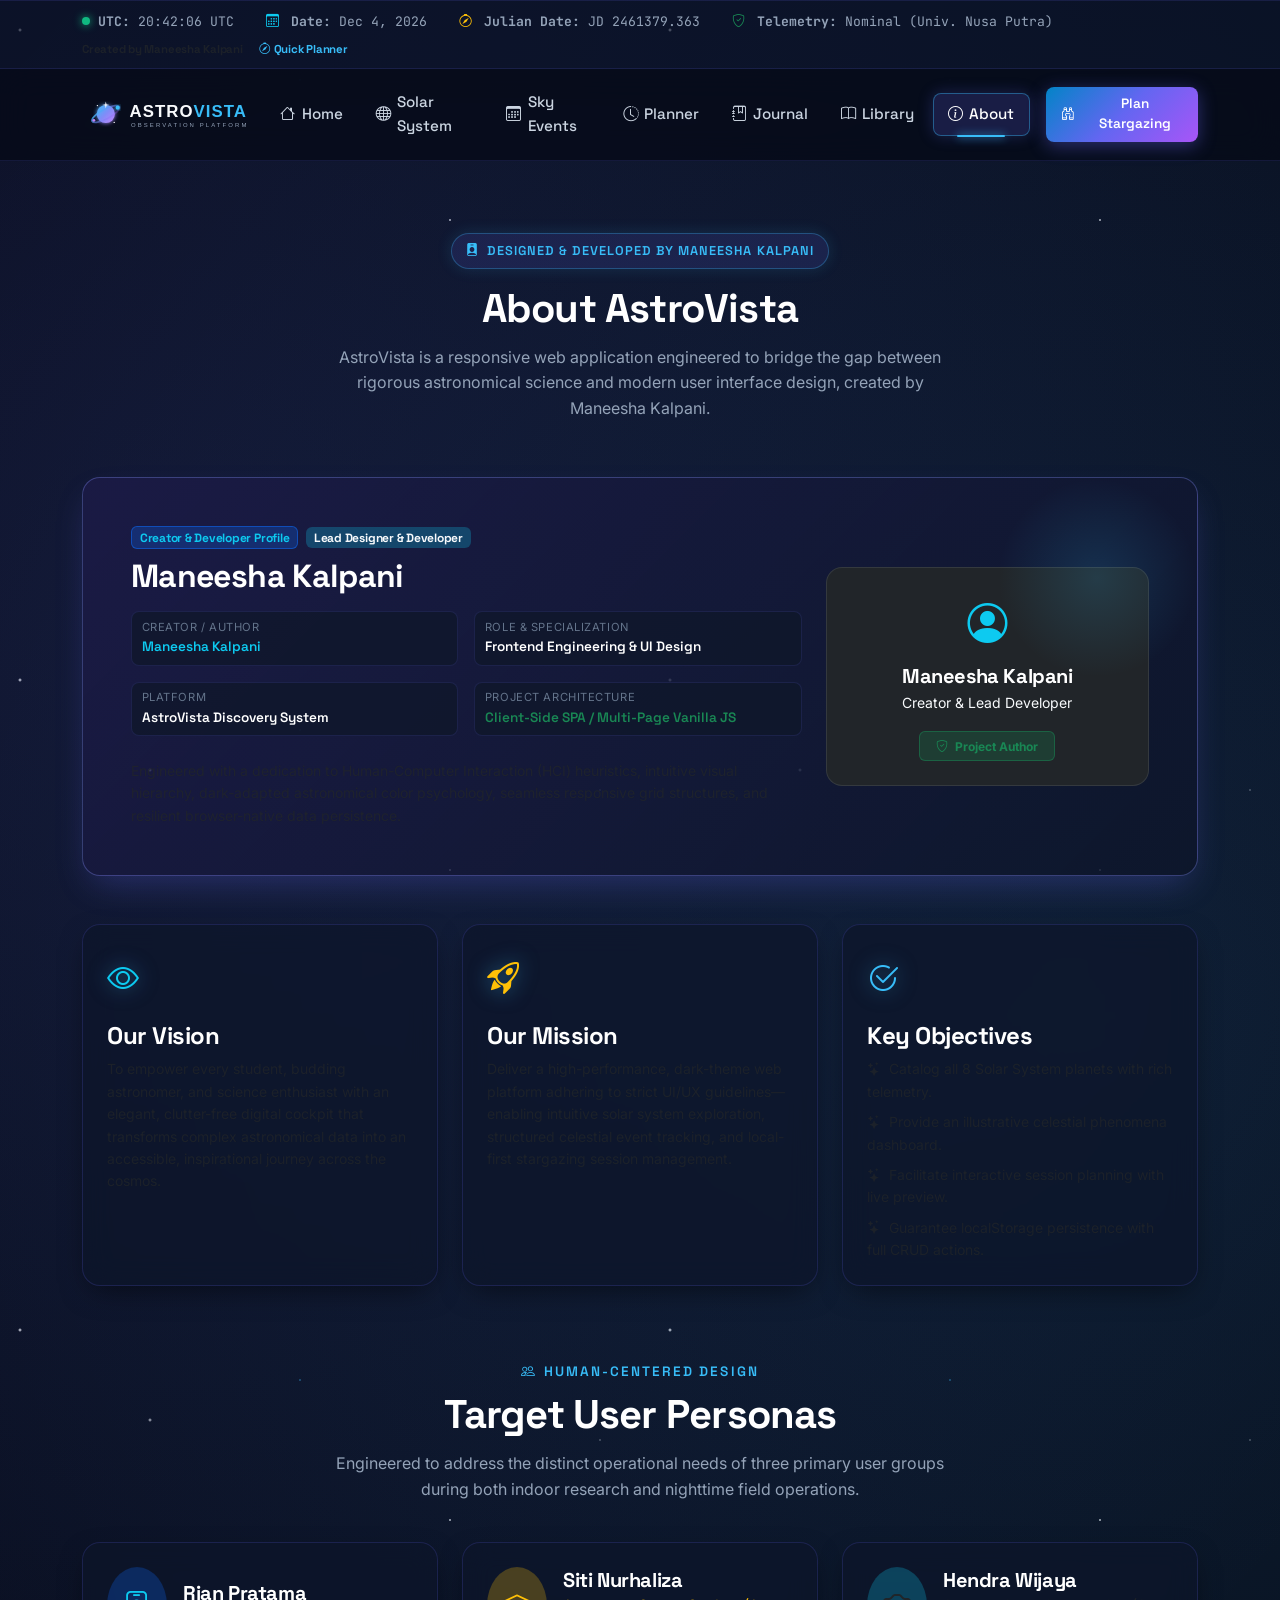
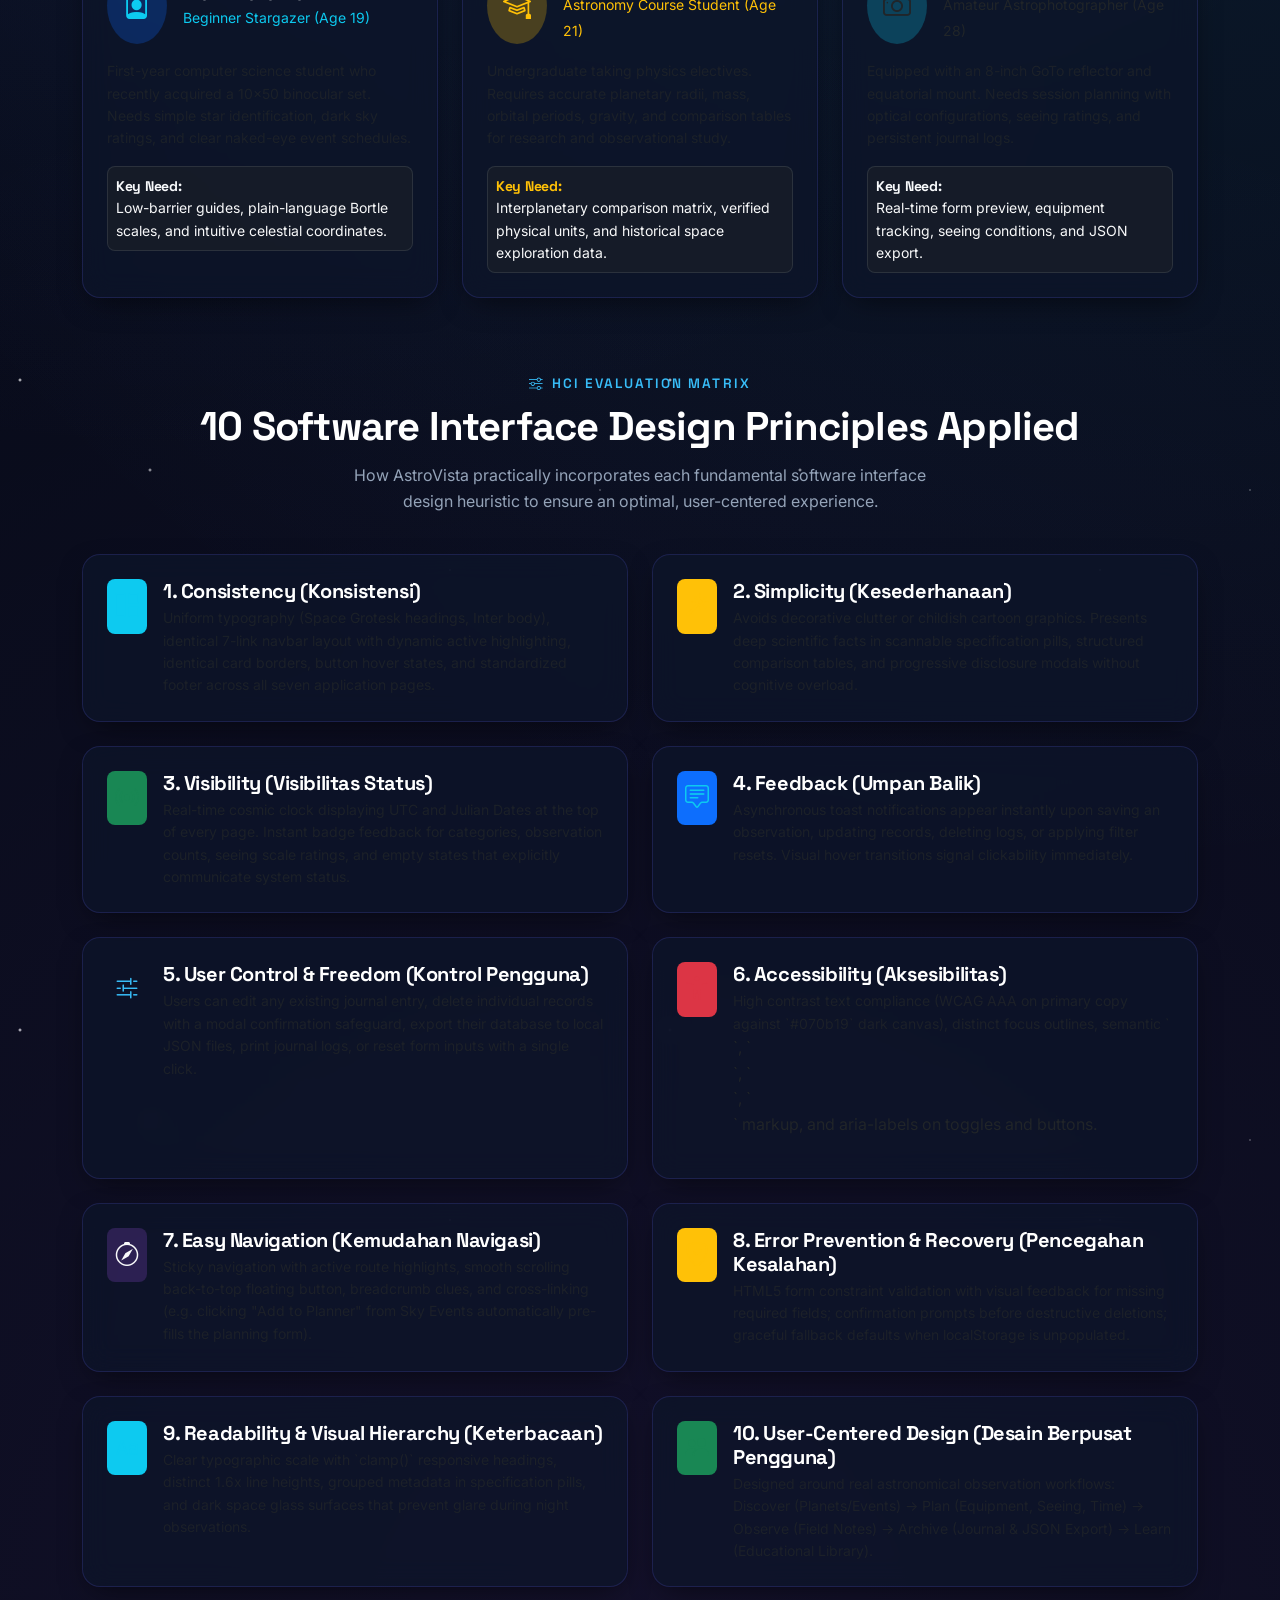
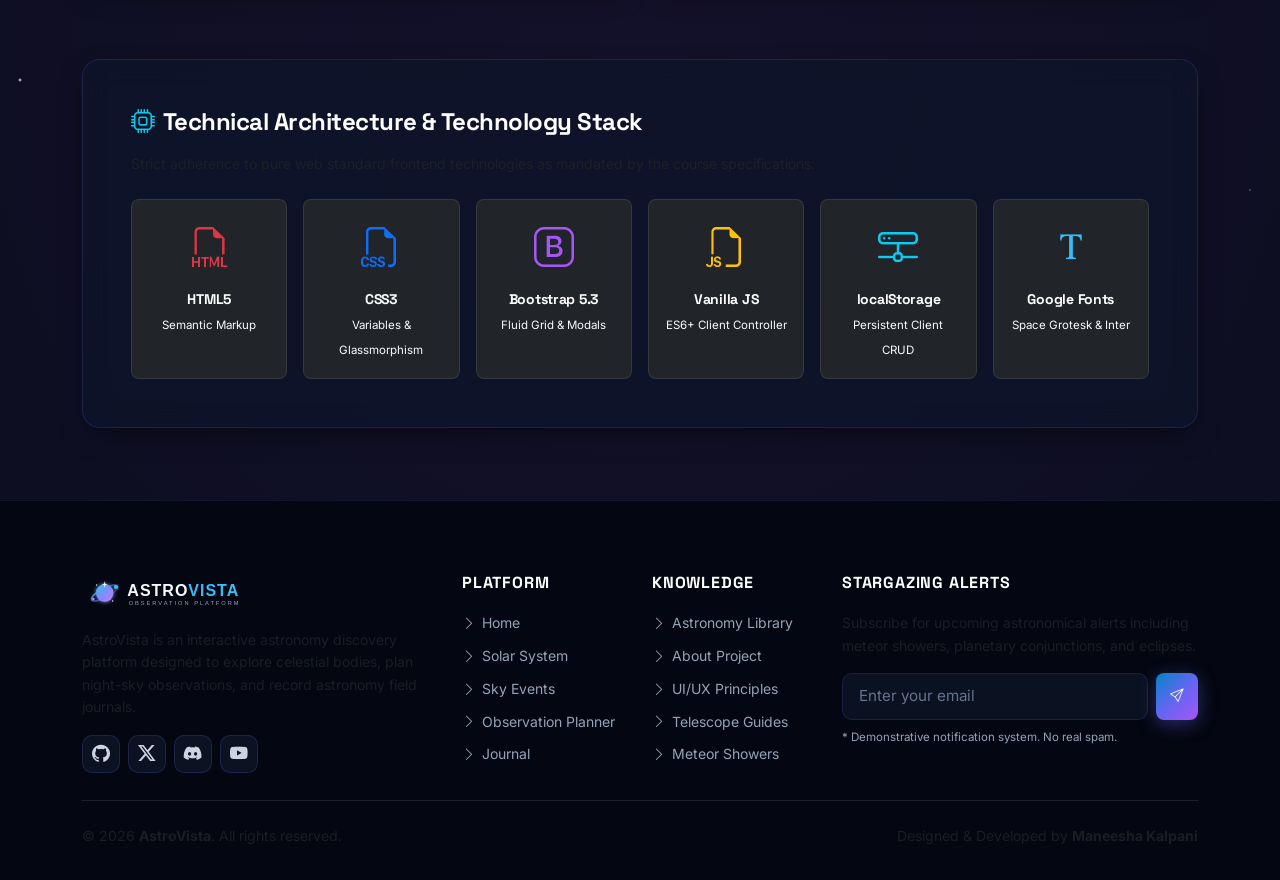
<file: about.html>
<!DOCTYPE html>
<html lang="en">
<head>
  <meta charset="UTF-8">
  <meta name="viewport" content="width=device-width, initial-scale=1.0">
  <title>About AstroVista | Maneesha Kalpani</title>
  <meta name="description" content="Project overview, software interface design principles, technology architecture, and creator profile for AstroVista by Maneesha Kalpani.">
  <link rel="icon" type="image/svg+xml" href="images/favicon.svg">
  
  <!-- Google Fonts -->
  <link rel="preconnect" href="https://fonts.googleapis.com">
  <link rel="preconnect" href="https://fonts.gstatic.com" crossorigin>
  <link href="https://fonts.googleapis.com/css2?family=Inter:wght@300;400;500;600;700&family=Space+Grotesk:wght@400;500;600;700;800&family=JetBrains+Mono:wght@400;500;600&display=swap" rel="stylesheet">
  
  <!-- Bootstrap 5 CSS -->
  <link href="https://cdn.jsdelivr.net/npm/bootstrap@5.3.3/dist/css/bootstrap.min.css" rel="stylesheet">
  <!-- Bootstrap Icons -->
  <link href="https://cdn.jsdelivr.net/npm/bootstrap-icons@1.11.3/font/bootstrap-icons.css" rel="stylesheet">
  
  <!-- Custom Master Styles -->
  <link rel="stylesheet" href="css/style.css">
</head>
<body>

  <!-- ==========================================
       TOP TELEMETRY LIVE TICKER
       ========================================== -->
  <div class="cosmic-ticker-bar">
    <div class="container d-flex justify-content-between align-items-center flex-wrap gap-2">
      <div id="cosmicTickerTime" class="d-flex align-items-center flex-wrap">
        <span class="cosmic-ticker-item">
          <span class="ticker-dot"></span>
          <strong>AstroVista Station:</strong> Online
        </span>
      </div>
      <div class="d-flex align-items-center gap-3 font-space small">
        <span class="text-muted d-none d-sm-inline">Created by Maneesha Kalpani</span>
        <a href="planner.html" class="text-cyan text-decoration-none"><i class="bi bi-compass me-1"></i>Quick Planner</a>
      </div>
    </div>
  </div>

  <!-- ==========================================
       MAIN NAVIGATION BAR
       ========================================== -->
  <nav class="navbar navbar-expand-lg navbar-dark navbar-astrovista sticky-top">
    <div class="container">
      <a class="navbar-brand d-flex align-items-center gap-2" href="index.html">
        <img src="images/logo.svg" alt="AstroVista Logo" class="navbar-brand-img">
      </a>
      
      <button class="navbar-toggler navbar-toggler-astro" type="button" data-bs-toggle="collapse" data-bs-target="#astroNavbar" aria-controls="astroNavbar" aria-expanded="false" aria-label="Toggle navigation">
        <i class="bi bi-list fs-4"></i>
      </button>

      <div class="collapse navbar-collapse" id="astroNavbar">
        <ul class="navbar-nav ms-auto mb-2 mb-lg-0 align-items-lg-center gap-1">
          <li class="nav-item">
            <a class="nav-link nav-link-astro" href="index.html">
              <i class="bi bi-house"></i> Home
            </a>
          </li>
          <li class="nav-item">
            <a class="nav-link nav-link-astro" href="planets.html">
              <i class="bi bi-globe"></i> Solar System
            </a>
          </li>
          <li class="nav-item">
            <a class="nav-link nav-link-astro" href="sky-events.html">
              <i class="bi bi-calendar3"></i> Sky Events
            </a>
          </li>
          <li class="nav-item">
            <a class="nav-link nav-link-astro" href="planner.html">
              <i class="bi bi-clock-history"></i> Planner
            </a>
          </li>
          <li class="nav-item">
            <a class="nav-link nav-link-astro" href="journal.html">
              <i class="bi bi-journal-bookmark"></i> Journal
            </a>
          </li>
          <li class="nav-item">
            <a class="nav-link nav-link-astro" href="library.html">
              <i class="bi bi-book"></i> Library
            </a>
          </li>
          <li class="nav-item">
            <a class="nav-link nav-link-astro active" href="about.html">
              <i class="bi bi-info-circle"></i> About
            </a>
          </li>
        </ul>

        <div class="ms-lg-3 mt-3 mt-lg-0">
          <a href="planner.html" class="btn btn-astro-primary btn-astro-sm">
            <i class="bi bi-binoculars me-1"></i> Plan Stargazing
          </a>
        </div>
      </div>
    </div>
  </nav>

  <!-- ==========================================
       HERO / INTRO SECTION
       ========================================== -->
  <header class="section-py pb-3">
    <div class="container text-center">
      <div class="mb-3">
        <span class="badge-astro">
          <i class="bi bi-person-badge-fill"></i> Designed & Developed by Maneesha Kalpani
        </span>
      </div>
      <h1 class="section-title">About AstroVista</h1>
      <p class="section-desc">
        AstroVista is a responsive web application engineered to bridge the gap between rigorous astronomical
        science and modern user interface design, created by Maneesha Kalpani.
      </p>
    </div>
  </header>

  <!-- ==========================================
       CREATOR & DEVELOPER PROFILE
       ========================================== -->
  <section class="mb-5">
    <div class="container">
      <div class="academic-card p-4 p-lg-5">
        <div class="row align-items-center g-4">
          <div class="col-lg-8">
            <div class="d-flex align-items-center gap-2 mb-2">
              <span class="badge bg-primary bg-opacity-25 text-info border border-primary border-opacity-50 font-space">
                Creator & Developer Profile
              </span>
              <span class="badge bg-info bg-opacity-25 text-cyan font-space">Lead Designer & Developer</span>
            </div>
            <h2 class="font-space text-white mb-3">Maneesha Kalpani</h2>
            <div class="row g-3 small text-light mb-4">
              <div class="col-sm-6">
                <div class="spec-pill">
                  <span class="spec-key">Creator / Author</span>
                  <span class="spec-val text-info">Maneesha Kalpani</span>
                </div>
              </div>
              <div class="col-sm-6">
                <div class="spec-pill">
                  <span class="spec-key">Role & Specialization</span>
                  <span class="spec-val">Frontend Engineering & UI Design</span>
                </div>
              </div>
              <div class="col-sm-6">
                <div class="spec-pill">
                  <span class="spec-key">Platform</span>
                  <span class="spec-val">AstroVista Discovery System</span>
                </div>
              </div>
              <div class="col-sm-6">
                <div class="spec-pill">
                  <span class="spec-key">Project Architecture</span>
                  <span class="spec-val text-success">Client-Side SPA / Multi-Page Vanilla JS</span>
                </div>
              </div>
            </div>
            <p class="text-muted small mb-0" style="line-height: 1.6;">
              Engineered with a dedication to Human-Computer Interaction (HCI) heuristics, intuitive visual hierarchy,
              dark-adapted astronomical color psychology, seamless responsive grid structures, and resilient browser-native data persistence.
            </p>
          </div>
          <div class="col-lg-4 text-center">
            <div class="p-4 rounded-4 bg-dark bg-opacity-60 border border-secondary border-opacity-25">
              <i class="bi bi-person-circle text-info fs-1 mb-2 d-inline-block"></i>
              <h5 class="font-space text-white mb-1">Maneesha Kalpani</h5>
              <div class="text-dim small mb-3">Creator & Lead Developer</div>
              <span class="badge bg-success bg-opacity-25 text-success border border-success border-opacity-50 py-2 px-3">
                <i class="bi bi-shield-check me-1"></i> Project Author
              </span>
            </div>
          </div>
        </div>
      </div>
    </div>
  </section>

  <!-- ==========================================
       MISSION, VISION & OBJECTIVES
       ========================================== -->
  <section class="section-py pt-0">
    <div class="container">
      <div class="row g-4">
        <!-- Vision -->
        <div class="col-md-4">
          <div class="card card-astro p-4 h-100">
            <div class="stat-icon text-info mb-3">
              <i class="bi bi-eye fs-2"></i>
            </div>
            <h4 class="font-space text-white mb-2">Our Vision</h4>
            <p class="text-muted small" style="line-height: 1.6;">
              To empower every student, budding astronomer, and science enthusiast with an elegant, clutter-free digital cockpit that transforms complex astronomical data into an accessible, inspirational journey across the cosmos.
            </p>
          </div>
        </div>

        <!-- Mission -->
        <div class="col-md-4">
          <div class="card card-astro p-4 h-100">
            <div class="stat-icon text-warning mb-3">
              <i class="bi bi-rocket-takeoff fs-2"></i>
            </div>
            <h4 class="font-space text-white mb-2">Our Mission</h4>
            <p class="text-muted small" style="line-height: 1.6;">
              Deliver a high-performance, dark-theme web platform adhering to strict UI/UX guidelines—enabling intuitive solar system exploration, structured celestial event tracking, and local-first stargazing session management.
            </p>
          </div>
        </div>

        <!-- Objectives -->
        <div class="col-md-4">
          <div class="card card-astro p-4 h-100">
            <div class="stat-icon text-cyan mb-3">
              <i class="bi bi-check2-circle fs-2"></i>
            </div>
            <h4 class="font-space text-white mb-2">Key Objectives</h4>
            <ul class="list-unstyled text-muted small mb-0" style="line-height: 1.6;">
              <li class="mb-2"><i class="bi bi-stars text-cyan me-1"></i> Catalog all 8 Solar System planets with rich telemetry.</li>
              <li class="mb-2"><i class="bi bi-stars text-cyan me-1"></i> Provide an illustrative celestial phenomena dashboard.</li>
              <li class="mb-2"><i class="bi bi-stars text-cyan me-1"></i> Facilitate interactive session planning with live preview.</li>
              <li class="mb-0"><i class="bi bi-stars text-cyan me-1"></i> Guarantee localStorage persistence with full CRUD actions.</li>
            </ul>
          </div>
        </div>
      </div>
    </div>
  </section>

  <!-- ==========================================
       TARGET USER PERSONAS
       ========================================== -->
  <section class="section-py pt-0">
    <div class="container">
      <div class="text-center mb-4">
        <div class="section-tag"><i class="bi bi-people"></i> Human-Centered Design</div>
        <h2 class="section-title">Target User Personas</h2>
        <p class="section-desc">
          Engineered to address the distinct operational needs of three primary user groups during both indoor research and nighttime field operations.
        </p>
      </div>

      <div class="row g-4">
        <!-- Persona 1 -->
        <div class="col-lg-4">
          <div class="card card-astro p-4 h-100">
            <div class="d-flex align-items-center gap-3 mb-3">
              <div class="rounded-circle bg-primary bg-opacity-25 p-3 text-info fs-3">
                <i class="bi bi-person-badge"></i>
              </div>
              <div>
                <h5 class="font-space text-white mb-0">Rian Pratama</h5>
                <small class="text-info">Beginner Stargazer (Age 19)</small>
              </div>
            </div>
            <p class="text-muted small mb-3">
              First-year computer science student who recently acquired a 10x50 binocular set. Needs simple star identification, dark sky ratings, and clear naked-eye event schedules.
            </p>
            <div class="p-2 rounded-3 bg-dark bg-opacity-50 border border-secondary border-opacity-25 small text-light">
              <strong class="text-cyan d-block font-space">Key Need:</strong>
              Low-barrier guides, plain-language Bortle scales, and intuitive celestial coordinates.
            </div>
          </div>
        </div>

        <!-- Persona 2 -->
        <div class="col-lg-4">
          <div class="card card-astro p-4 h-100">
            <div class="d-flex align-items-center gap-3 mb-3">
              <div class="rounded-circle bg-warning bg-opacity-25 p-3 text-warning fs-3">
                <i class="bi bi-mortarboard"></i>
              </div>
              <div>
                <h5 class="font-space text-white mb-0">Siti Nurhaliza</h5>
                <small class="text-warning">Astronomy Course Student (Age 21)</small>
              </div>
            </div>
            <p class="text-muted small mb-3">
              Undergraduate taking physics electives. Requires accurate planetary radii, mass, orbital periods, gravity, and comparison tables for research and observational study.
            </p>
            <div class="p-2 rounded-3 bg-dark bg-opacity-50 border border-secondary border-opacity-25 small text-light">
              <strong class="text-warning d-block font-space">Key Need:</strong>
              Interplanetary comparison matrix, verified physical units, and historical space exploration data.
            </div>
          </div>
        </div>

        <!-- Persona 3 -->
        <div class="col-lg-4">
          <div class="card card-astro p-4 h-100">
            <div class="d-flex align-items-center gap-3 mb-3">
              <div class="rounded-circle bg-info bg-opacity-25 p-3 text-cyan fs-3">
                <i class="bi bi-camera"></i>
              </div>
              <div>
                <h5 class="font-space text-white mb-0">Hendra Wijaya</h5>
                <small class="text-cyan">Amateur Astrophotographer (Age 28)</small>
              </div>
            </div>
            <p class="text-muted small mb-3">
              Equipped with an 8-inch GoTo reflector and equatorial mount. Needs session planning with optical configurations, seeing ratings, and persistent journal logs.
            </p>
            <div class="p-2 rounded-3 bg-dark bg-opacity-50 border border-secondary border-opacity-25 small text-light">
              <strong class="text-cyan d-block font-space">Key Need:</strong>
              Real-time form preview, equipment tracking, seeing conditions, and JSON export.
            </div>
          </div>
        </div>
      </div>
    </div>
  </section>

  <!-- ==========================================
       10 SOFTWARE INTERFACE DESIGN PRINCIPLES
       ========================================== -->
  <section class="section-py pt-0" id="principles">
    <div class="container">
      <div class="text-center mb-4">
        <div class="section-tag"><i class="bi bi-sliders"></i> HCI Evaluation Matrix</div>
        <h2 class="section-title">10 Software Interface Design Principles Applied</h2>
        <p class="section-desc">
          How AstroVista practically incorporates each fundamental software interface design heuristic to ensure an optimal, user-centered experience.
        </p>
      </div>

      <div class="row g-4">
        <!-- 1. Consistency -->
        <div class="col-md-6">
          <div class="card card-astro p-4 h-100">
            <div class="d-flex align-items-start gap-3">
              <div class="p-2 rounded-3 bg-info bg-opacity-20 text-info fs-4">
                <i class="bi bi-grid-1x2"></i>
              </div>
              <div>
                <h5 class="font-space text-white mb-1">1. Consistency (Konsistensi)</h5>
                <p class="text-muted small mb-0" style="line-height: 1.6;">
                  Uniform typography (Space Grotesk headings, Inter body), identical 7-link navbar layout with dynamic active highlighting, identical card borders, button hover states, and standardized footer across all seven application pages.
                </p>
              </div>
            </div>
          </div>
        </div>

        <!-- 2. Simplicity -->
        <div class="col-md-6">
          <div class="card card-astro p-4 h-100">
            <div class="d-flex align-items-start gap-3">
              <div class="p-2 rounded-3 bg-warning bg-opacity-20 text-warning fs-4">
                <i class="bi bi-magic"></i>
              </div>
              <div>
                <h5 class="font-space text-white mb-1">2. Simplicity (Kesederhanaan)</h5>
                <p class="text-muted small mb-0" style="line-height: 1.6;">
                  Avoids decorative clutter or childish cartoon graphics. Presents deep scientific facts in scannable specification pills, structured comparison tables, and progressive disclosure modals without cognitive overload.
                </p>
              </div>
            </div>
          </div>
        </div>

        <!-- 3. Visibility -->
        <div class="col-md-6">
          <div class="card card-astro p-4 h-100">
            <div class="d-flex align-items-start gap-3">
              <div class="p-2 rounded-3 bg-success bg-opacity-20 text-success fs-4">
                <i class="bi bi-broadcast"></i>
              </div>
              <div>
                <h5 class="font-space text-white mb-1">3. Visibility (Visibilitas Status)</h5>
                <p class="text-muted small mb-0" style="line-height: 1.6;">
                  Real-time cosmic clock displaying UTC and Julian Dates at the top of every page. Instant badge feedback for categories, observation counts, seeing scale ratings, and empty states that explicitly communicate system status.
                </p>
              </div>
            </div>
          </div>
        </div>

        <!-- 4. Feedback -->
        <div class="col-md-6">
          <div class="card card-astro p-4 h-100">
            <div class="d-flex align-items-start gap-3">
              <div class="p-2 rounded-3 bg-primary bg-opacity-20 text-info fs-4">
                <i class="bi bi-chat-square-text"></i>
              </div>
              <div>
                <h5 class="font-space text-white mb-1">4. Feedback (Umpan Balik)</h5>
                <p class="text-muted small mb-0" style="line-height: 1.6;">
                  Asynchronous toast notifications appear instantly upon saving an observation, updating records, deleting logs, or applying filter resets. Visual hover transitions signal clickability immediately.
                </p>
              </div>
            </div>
          </div>
        </div>

        <!-- 5. User Control -->
        <div class="col-md-6">
          <div class="card card-astro p-4 h-100">
            <div class="d-flex align-items-start gap-3">
              <div class="p-2 rounded-3 bg-cyan bg-opacity-20 text-cyan fs-4" style="color: #38bdf8;">
                <i class="bi bi-sliders2"></i>
              </div>
              <div>
                <h5 class="font-space text-white mb-1">5. User Control & Freedom (Kontrol Pengguna)</h5>
                <p class="text-muted small mb-0" style="line-height: 1.6;">
                  Users can edit any existing journal entry, delete individual records with a modal confirmation safeguard, export their database to local JSON files, print journal logs, or reset form inputs with a single click.
                </p>
              </div>
            </div>
          </div>
        </div>

        <!-- 6. Accessibility -->
        <div class="col-md-6">
          <div class="card card-astro p-4 h-100">
            <div class="d-flex align-items-start gap-3">
              <div class="p-2 rounded-3 bg-danger bg-opacity-20 text-danger fs-4">
                <i class="bi bi-universal-access"></i>
              </div>
              <div>
                <h5 class="font-space text-white mb-1">6. Accessibility (Aksesibilitas)</h5>
                <p class="text-muted small mb-0" style="line-height: 1.6;">
                  High contrast text compliance (WCAG AAA on primary copy against `#070b19` dark canvas), distinct focus outlines, semantic `<nav>`, `<main>`, `<header>`, `<footer>` markup, and aria-labels on toggles and buttons.
                </p>
              </div>
            </div>
          </div>
        </div>

        <!-- 7. Easy Navigation -->
        <div class="col-md-6">
          <div class="card card-astro p-4 h-100">
            <div class="d-flex align-items-start gap-3">
              <div class="p-2 rounded-3 bg-purple bg-opacity-20 text-light fs-4" style="background: rgba(168,85,247,0.2);">
                <i class="bi bi-compass"></i>
              </div>
              <div>
                <h5 class="font-space text-white mb-1">7. Easy Navigation (Kemudahan Navigasi)</h5>
                <p class="text-muted small mb-0" style="line-height: 1.6;">
                  Sticky navigation with active route highlights, smooth scrolling back-to-top floating button, breadcrumb clues, and cross-linking (e.g. clicking "Add to Planner" from Sky Events automatically pre-fills the planning form).
                </p>
              </div>
            </div>
          </div>
        </div>

        <!-- 8. Error Prevention -->
        <div class="col-md-6">
          <div class="card card-astro p-4 h-100">
            <div class="d-flex align-items-start gap-3">
              <div class="p-2 rounded-3 bg-warning bg-opacity-20 text-warning fs-4">
                <i class="bi bi-shield-check"></i>
              </div>
              <div>
                <h5 class="font-space text-white mb-1">8. Error Prevention & Recovery (Pencegahan Kesalahan)</h5>
                <p class="text-muted small mb-0" style="line-height: 1.6;">
                  HTML5 form constraint validation with visual feedback for missing required fields; confirmation prompts before destructive deletions; graceful fallback defaults when localStorage is unpopulated.
                </p>
              </div>
            </div>
          </div>
        </div>

        <!-- 9. Readability -->
        <div class="col-md-6">
          <div class="card card-astro p-4 h-100">
            <div class="d-flex align-items-start gap-3">
              <div class="p-2 rounded-3 bg-info bg-opacity-20 text-info fs-4">
                <i class="bi bi-type"></i>
              </div>
              <div>
                <h5 class="font-space text-white mb-1">9. Readability & Visual Hierarchy (Keterbacaan)</h5>
                <p class="text-muted small mb-0" style="line-height: 1.6;">
                  Clear typographic scale with `clamp()` responsive headings, distinct 1.6x line heights, grouped metadata in specification pills, and dark space glass surfaces that prevent glare during night observations.
                </p>
              </div>
            </div>
          </div>
        </div>

        <!-- 10. User-Centered Design -->
        <div class="col-md-6">
          <div class="card card-astro p-4 h-100">
            <div class="d-flex align-items-start gap-3">
              <div class="p-2 rounded-3 bg-success bg-opacity-20 text-success fs-4">
                <i class="bi bi-people-fill"></i>
              </div>
              <div>
                <h5 class="font-space text-white mb-1">10. User-Centered Design (Desain Berpusat Pengguna)</h5>
                <p class="text-muted small mb-0" style="line-height: 1.6;">
                  Designed around real astronomical observation workflows: Discover (Planets/Events) → Plan (Equipment, Seeing, Time) → Observe (Field Notes) → Archive (Journal & JSON Export) → Learn (Educational Library).
                </p>
              </div>
            </div>
          </div>
        </div>
      </div>
    </div>
  </section>

  <!-- ==========================================
       TECHNICAL SPECIFICATIONS & ARCHITECTURE
       ========================================== -->
  <section class="section-py pt-0">
    <div class="container">
      <div class="card-astro p-4 p-lg-5">
        <h4 class="font-space text-white mb-3">
          <i class="bi bi-cpu text-info me-2"></i>Technical Architecture & Technology Stack
        </h4>
        <p class="text-muted small mb-4">
          Strict adherence to pure web standard frontend technologies as mandated by the course specifications:
        </p>

        <div class="row g-3 text-center">
          <div class="col-6 col-md-4 col-lg-2">
            <div class="p-3 rounded-3 bg-dark bg-opacity-60 border border-secondary border-opacity-25 h-100">
              <i class="bi bi-filetype-html text-danger fs-1 mb-2 d-block"></i>
              <strong class="font-space text-white small d-block">HTML5</strong>
              <span class="text-dim small" style="font-size: 0.72rem;">Semantic Markup</span>
            </div>
          </div>
          <div class="col-6 col-md-4 col-lg-2">
            <div class="p-3 rounded-3 bg-dark bg-opacity-60 border border-secondary border-opacity-25 h-100">
              <i class="bi bi-filetype-css text-primary fs-1 mb-2 d-block"></i>
              <strong class="font-space text-white small d-block">CSS3</strong>
              <span class="text-dim small" style="font-size: 0.72rem;">Variables & Glassmorphism</span>
            </div>
          </div>
          <div class="col-6 col-md-4 col-lg-2">
            <div class="p-3 rounded-3 bg-dark bg-opacity-60 border border-secondary border-opacity-25 h-100">
              <i class="bi bi-bootstrap text-purple fs-1 mb-2 d-block" style="color: #a855f7;"></i>
              <strong class="font-space text-white small d-block">Bootstrap 5.3</strong>
              <span class="text-dim small" style="font-size: 0.72rem;">Fluid Grid & Modals</span>
            </div>
          </div>
          <div class="col-6 col-md-4 col-lg-2">
            <div class="p-3 rounded-3 bg-dark bg-opacity-60 border border-secondary border-opacity-25 h-100">
              <i class="bi bi-filetype-js text-warning fs-1 mb-2 d-block"></i>
              <strong class="font-space text-white small d-block">Vanilla JS</strong>
              <span class="text-dim small" style="font-size: 0.72rem;">ES6+ Client Controller</span>
            </div>
          </div>
          <div class="col-6 col-md-4 col-lg-2">
            <div class="p-3 rounded-3 bg-dark bg-opacity-60 border border-secondary border-opacity-25 h-100">
              <i class="bi bi-hdd-network text-info fs-1 mb-2 d-block"></i>
              <strong class="font-space text-white small d-block">localStorage</strong>
              <span class="text-dim small" style="font-size: 0.72rem;">Persistent Client CRUD</span>
            </div>
          </div>
          <div class="col-6 col-md-4 col-lg-2">
            <div class="p-3 rounded-3 bg-dark bg-opacity-60 border border-secondary border-opacity-25 h-100">
              <i class="bi bi-fonts text-cyan fs-1 mb-2 d-block" style="color: #38bdf8;"></i>
              <strong class="font-space text-white small d-block">Google Fonts</strong>
              <span class="text-dim small" style="font-size: 0.72rem;">Space Grotesk & Inter</span>
            </div>
          </div>
        </div>
      </div>
    </div>
  </section>

  <!-- ==========================================
       FOOTER
       ========================================== -->
  <footer class="footer-astrovista">
    <div class="container">
      <div class="row g-4 mb-4">
        <div class="col-lg-4">
          <a href="index.html" class="d-inline-block mb-3">
            <img src="images/logo.svg" alt="AstroVista" height="40">
          </a>
          <p class="small text-muted mb-3">
            AstroVista is an interactive astronomy discovery platform designed to explore celestial bodies, plan night-sky observations, and record astronomy field journals.
          </p>
          <div class="d-flex gap-2">
            <a href="#" class="social-icon-btn" aria-label="Github"><i class="bi bi-github"></i></a>
            <a href="#" class="social-icon-btn" aria-label="Twitter"><i class="bi bi-twitter-x"></i></a>
            <a href="#" class="social-icon-btn" aria-label="Discord"><i class="bi bi-discord"></i></a>
            <a href="#" class="social-icon-btn" aria-label="YouTube"><i class="bi bi-youtube"></i></a>
          </div>
        </div>

        <div class="col-6 col-lg-2">
          <h6 class="footer-heading">Platform</h6>
          <ul class="footer-links small">
            <li><a href="index.html"><i class="bi bi-chevron-right"></i> Home</a></li>
            <li><a href="planets.html"><i class="bi bi-chevron-right"></i> Solar System</a></li>
            <li><a href="sky-events.html"><i class="bi bi-chevron-right"></i> Sky Events</a></li>
            <li><a href="planner.html"><i class="bi bi-chevron-right"></i> Observation Planner</a></li>
            <li><a href="journal.html"><i class="bi bi-chevron-right"></i> Journal</a></li>
          </ul>
        </div>

        <div class="col-6 col-lg-2">
          <h6 class="footer-heading">Knowledge</h6>
          <ul class="footer-links small">
            <li><a href="library.html"><i class="bi bi-chevron-right"></i> Astronomy Library</a></li>
            <li><a href="about.html"><i class="bi bi-chevron-right"></i> About Project</a></li>
            <li><a href="about.html#principles"><i class="bi bi-chevron-right"></i> UI/UX Principles</a></li>
            <li><a href="library.html"><i class="bi bi-chevron-right"></i> Telescope Guides</a></li>
            <li><a href="sky-events.html"><i class="bi bi-chevron-right"></i> Meteor Showers</a></li>
          </ul>
        </div>

        <div class="col-lg-4">
          <h6 class="footer-heading">Stargazing Alerts</h6>
          <p class="small text-muted mb-3">
            Subscribe for upcoming astronomical alerts including meteor showers, planetary conjunctions, and eclipses.
          </p>
          <form id="newsletterForm" class="d-flex gap-2">
            <input type="email" class="form-control form-control-astro form-control-sm" placeholder="Enter your email" required>
            <button type="submit" class="btn btn-astro-primary btn-astro-sm">
              <i class="bi bi-send"></i>
            </button>
          </form>
          <div class="mt-2 text-dim small" style="font-size: 0.72rem;">
            * Demonstrative notification system. No real spam.
          </div>
        </div>
      </div>

      <div class="pt-4 border-top border-secondary border-opacity-25 d-flex flex-column flex-md-row justify-content-between align-items-center gap-2 small text-muted">
        <div>
          © 2026 <strong>AstroVista</strong>. All rights reserved.
        </div>
        <div>
          Designed & Developed by <strong>Maneesha Kalpani</strong>
        </div>
      </div>
    </div>
  </footer>

  <!-- Bootstrap 5 JS Bundle -->
  <script src="https://cdn.jsdelivr.net/npm/bootstrap@5.3.3/dist/js/bootstrap.bundle.min.js"></script>
  <!-- AstroVista Master Script -->
  <script src="js/script.js"></script>
</body>
</html>
</file>
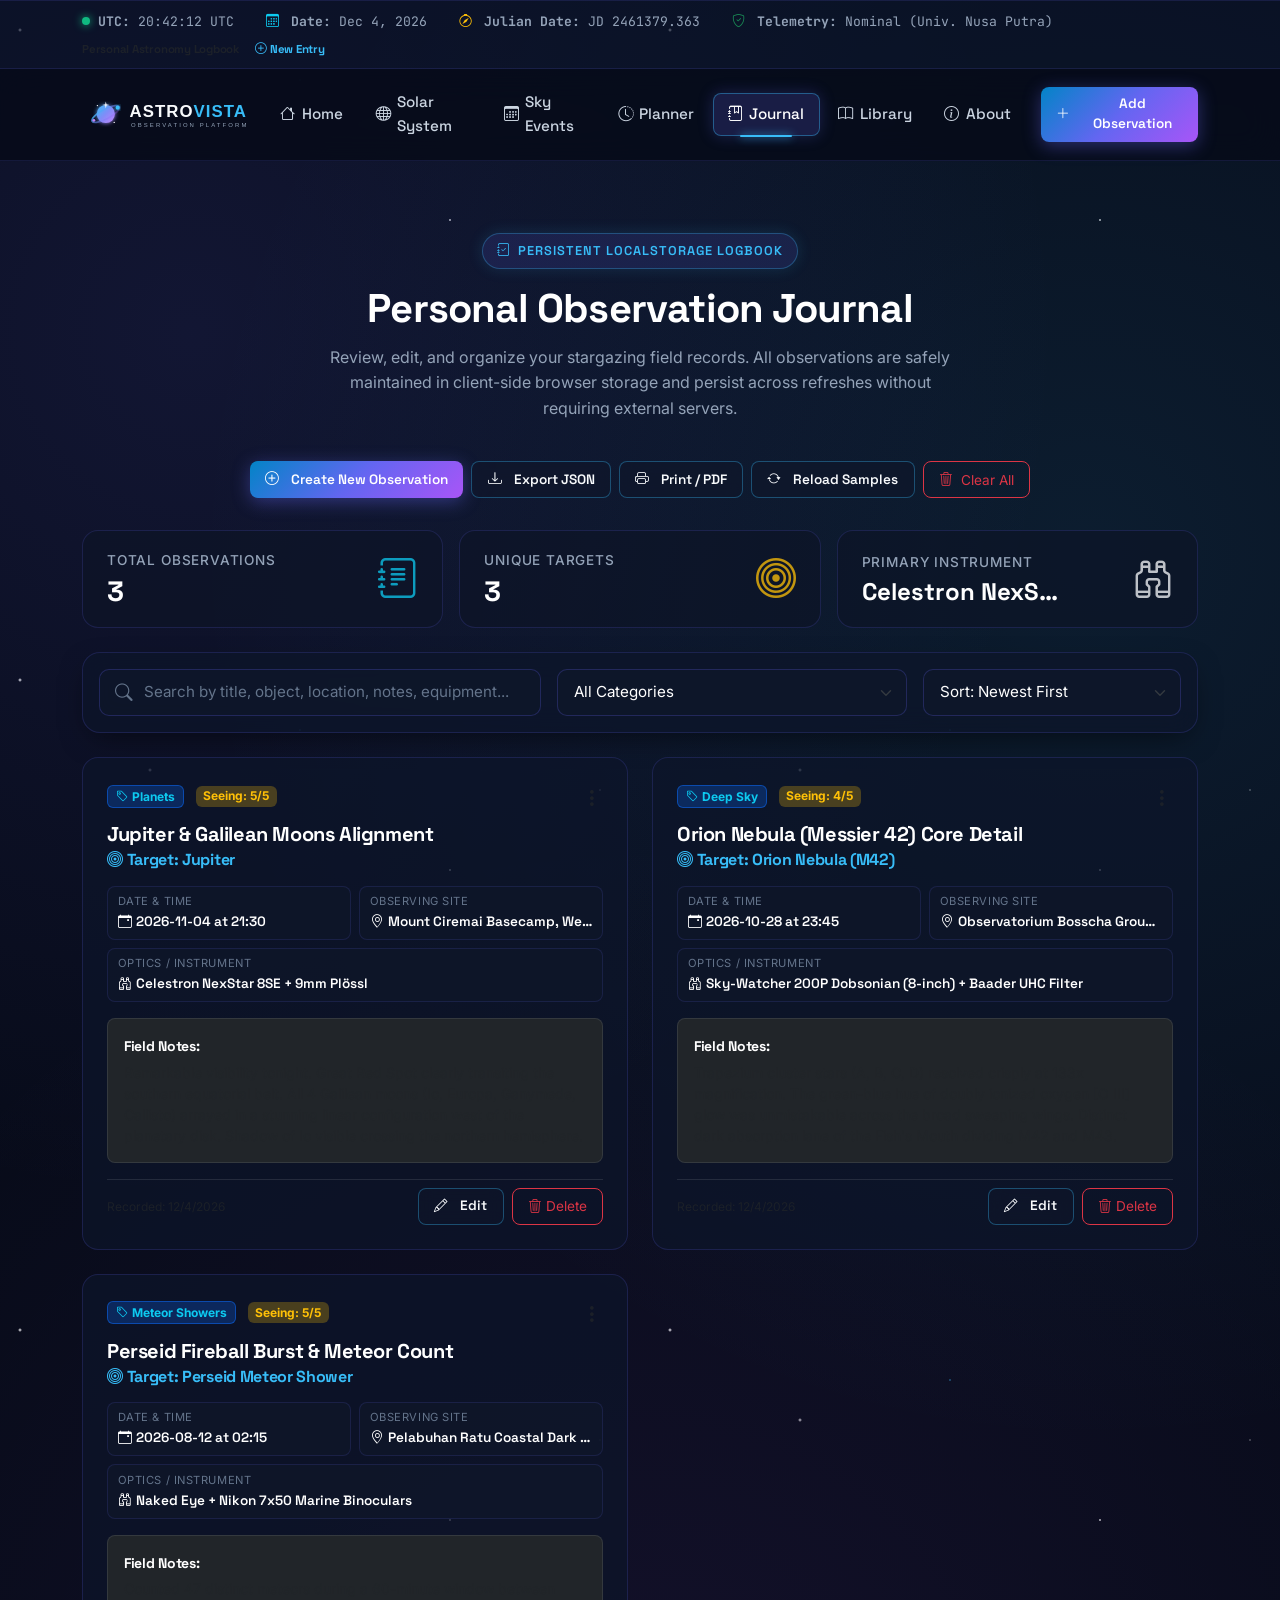
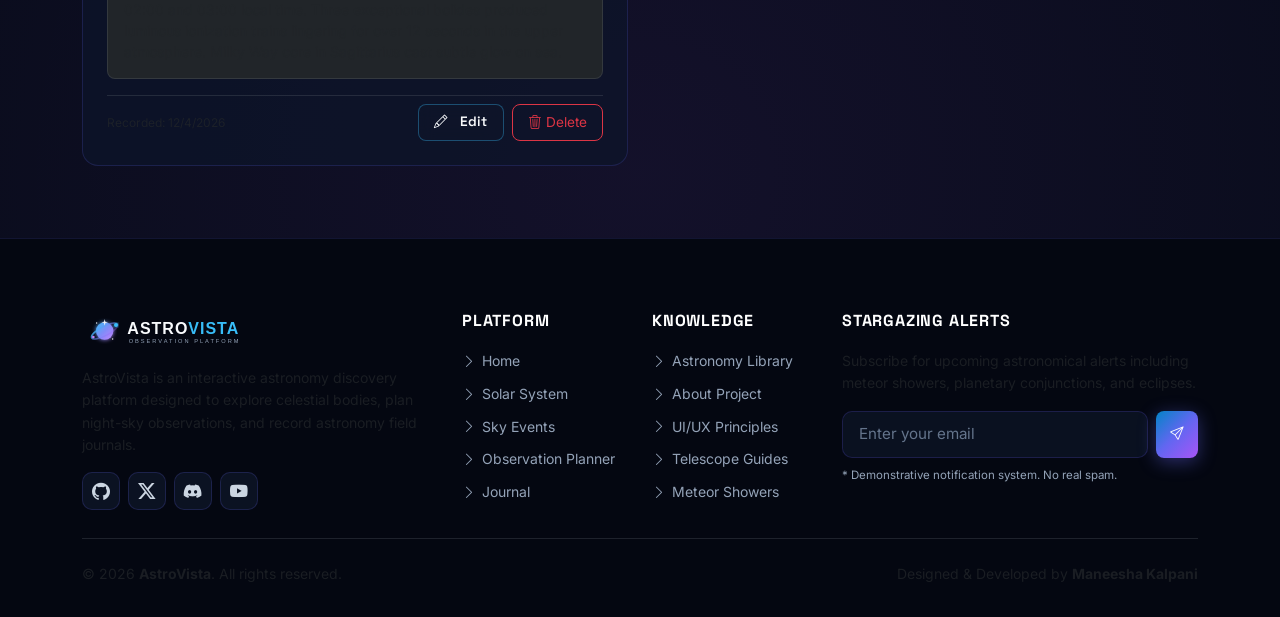
<file: journal.html>
<!DOCTYPE html>
<html lang="en">
<head>
  <meta charset="UTF-8">
  <meta name="viewport" content="width=device-width, initial-scale=1.0">
  <title>Observation Journal | AstroVista</title>
  <meta name="description" content="Manage and review your personal astronomical observation records, optical notes, seeing conditions, and deep sky logs with local persistence.">
  <link rel="icon" type="image/svg+xml" href="images/favicon.svg">
  
  <!-- Google Fonts -->
  <link rel="preconnect" href="https://fonts.googleapis.com">
  <link rel="preconnect" href="https://fonts.gstatic.com" crossorigin>
  <link href="https://fonts.googleapis.com/css2?family=Inter:wght@300;400;500;600;700&family=Space+Grotesk:wght@400;500;600;700;800&family=JetBrains+Mono:wght@400;500;600&display=swap" rel="stylesheet">
  
  <!-- Bootstrap 5 CSS -->
  <link href="https://cdn.jsdelivr.net/npm/bootstrap@5.3.3/dist/css/bootstrap.min.css" rel="stylesheet">
  <!-- Bootstrap Icons -->
  <link href="https://cdn.jsdelivr.net/npm/bootstrap-icons@1.11.3/font/bootstrap-icons.css" rel="stylesheet">
  
  <!-- Custom Master Styles -->
  <link rel="stylesheet" href="css/style.css">
</head>
<body>

  <!-- ==========================================
       TOP TELEMETRY LIVE TICKER
       ========================================== -->
  <div class="cosmic-ticker-bar">
    <div class="container d-flex justify-content-between align-items-center flex-wrap gap-2">
      <div id="cosmicTickerTime" class="d-flex align-items-center flex-wrap">
        <span class="cosmic-ticker-item">
          <span class="ticker-dot"></span>
          <strong>AstroVista Station:</strong> Online
        </span>
      </div>
      <div class="d-flex align-items-center gap-3 font-space small">
        <span class="text-muted d-none d-sm-inline">Personal Astronomy Logbook</span>
        <a href="planner.html" class="text-cyan text-decoration-none"><i class="bi bi-plus-circle me-1"></i>New Entry</a>
      </div>
    </div>
  </div>

  <!-- ==========================================
       MAIN NAVIGATION BAR
       ========================================== -->
  <nav class="navbar navbar-expand-lg navbar-dark navbar-astrovista sticky-top">
    <div class="container">
      <a class="navbar-brand d-flex align-items-center gap-2" href="index.html">
        <img src="images/logo.svg" alt="AstroVista Logo" class="navbar-brand-img">
      </a>
      
      <button class="navbar-toggler navbar-toggler-astro" type="button" data-bs-toggle="collapse" data-bs-target="#astroNavbar" aria-controls="astroNavbar" aria-expanded="false" aria-label="Toggle navigation">
        <i class="bi bi-list fs-4"></i>
      </button>

      <div class="collapse navbar-collapse" id="astroNavbar">
        <ul class="navbar-nav ms-auto mb-2 mb-lg-0 align-items-lg-center gap-1">
          <li class="nav-item">
            <a class="nav-link nav-link-astro" href="index.html">
              <i class="bi bi-house"></i> Home
            </a>
          </li>
          <li class="nav-item">
            <a class="nav-link nav-link-astro" href="planets.html">
              <i class="bi bi-globe"></i> Solar System
            </a>
          </li>
          <li class="nav-item">
            <a class="nav-link nav-link-astro" href="sky-events.html">
              <i class="bi bi-calendar3"></i> Sky Events
            </a>
          </li>
          <li class="nav-item">
            <a class="nav-link nav-link-astro" href="planner.html">
              <i class="bi bi-clock-history"></i> Planner
            </a>
          </li>
          <li class="nav-item">
            <a class="nav-link nav-link-astro active" href="journal.html">
              <i class="bi bi-journal-bookmark"></i> Journal
            </a>
          </li>
          <li class="nav-item">
            <a class="nav-link nav-link-astro" href="library.html">
              <i class="bi bi-book"></i> Library
            </a>
          </li>
          <li class="nav-item">
            <a class="nav-link nav-link-astro" href="about.html">
              <i class="bi bi-info-circle"></i> About
            </a>
          </li>
        </ul>

        <div class="ms-lg-3 mt-3 mt-lg-0">
          <a href="planner.html" class="btn btn-astro-primary btn-astro-sm">
            <i class="bi bi-plus-lg me-1"></i> Add Observation
          </a>
        </div>
      </div>
    </div>
  </nav>

  <!-- ==========================================
       HERO / INTRO SECTION
       ========================================== -->
  <header class="section-py pb-3">
    <div class="container text-center">
      <div class="mb-3">
        <span class="badge-astro">
          <i class="bi bi-journal-check"></i> Persistent LocalStorage Logbook
        </span>
      </div>
      <h1 class="section-title">Personal Observation Journal</h1>
      <p class="section-desc">
        Review, edit, and organize your stargazing field records. All observations are safely maintained
        in client-side browser storage and persist across refreshes without requiring external servers.
      </p>

      <!-- Action buttons -->
      <div class="d-flex flex-wrap justify-content-center gap-2 mb-3">
        <a href="planner.html" class="btn btn-astro-primary btn-astro-sm">
          <i class="bi bi-plus-circle me-1"></i> Create New Observation
        </a>
        <button type="button" class="btn btn-astro-outline btn-astro-sm" id="btnExportJournalJson">
          <i class="bi bi-download me-1"></i> Export JSON
        </button>
        <button type="button" class="btn btn-astro-outline btn-astro-sm" id="btnPrintJournal">
          <i class="bi bi-printer me-1"></i> Print / PDF
        </button>
        <button type="button" class="btn btn-astro-outline btn-astro-sm" id="btnLoadSamples">
          <i class="bi bi-arrow-repeat me-1"></i> Reload Samples
        </button>
        <button type="button" class="btn btn-outline-danger btn-astro-sm" id="btnClearAllJournal">
          <i class="bi bi-trash3 me-1"></i> Clear All
        </button>
      </div>
    </div>
  </header>

  <!-- ==========================================
       SUMMARY TELEMETRY METRICS
       ========================================== -->
  <section class="mb-4">
    <div class="container">
      <div class="row g-3">
        <div class="col-md-4">
          <div class="stat-widget py-3 px-4 d-flex align-items-center justify-content-between">
            <div class="text-start">
              <div class="stat-label mb-1">Total Observations</div>
              <div class="stat-number fs-3" id="metricTotalObservations">0</div>
            </div>
            <i class="bi bi-journal-text fs-1 text-info opacity-75"></i>
          </div>
        </div>
        <div class="col-md-4">
          <div class="stat-widget py-3 px-4 d-flex align-items-center justify-content-between">
            <div class="text-start">
              <div class="stat-label mb-1">Unique Targets</div>
              <div class="stat-number fs-3" id="metricUniqueTargets">0</div>
            </div>
            <i class="bi bi-bullseye fs-1 text-warning opacity-75"></i>
          </div>
        </div>
        <div class="col-md-4">
          <div class="stat-widget py-3 px-4 d-flex align-items-center justify-content-between">
            <div class="text-start">
              <div class="stat-label mb-1">Primary Instrument</div>
              <div class="stat-number fs-4 text-truncate" id="metricTopEquipment" style="max-width: 200px;">Celestron</div>
            </div>
            <i class="bi bi-binoculars fs-1 text-cyan opacity-75"></i>
          </div>
        </div>
      </div>
    </div>
  </section>

  <!-- ==========================================
       SEARCH, FILTER & SORT TOOLBAR
       ========================================== -->
  <section class="mb-4">
    <div class="container">
      <div class="card-astro p-3">
        <div class="row g-3 align-items-center">
          <div class="col-lg-5">
            <div class="search-box-wrapper">
              <i class="bi bi-search"></i>
              <input type="text" id="journalSearchInput" class="form-control form-control-astro" placeholder="Search by title, object, location, notes, equipment...">
            </div>
          </div>
          <div class="col-md-4 col-lg-4">
            <select class="form-select form-select-astro" id="journalCategoryFilter">
              <option value="all">All Categories</option>
              <option value="Planets">Planetary Observations</option>
              <option value="Deep Sky">Deep Sky Objects</option>
              <option value="Meteor Showers">Meteor Showers</option>
              <option value="Lunar">Lunar & Eclipses</option>
              <option value="Solar">Solar Observation</option>
              <option value="Constellations">Constellations</option>
            </select>
          </div>
          <div class="col-md-3 col-lg-3">
            <select class="form-select form-select-astro" id="journalSortSelect">
              <option value="newest">Sort: Newest First</option>
              <option value="oldest">Sort: Oldest First</option>
            </select>
          </div>
        </div>
      </div>
    </div>
  </section>

  <!-- ==========================================
       JOURNAL RECORDS LIST / EMPTY STATE
       ========================================== -->
  <main class="section-py pt-0 pb-5">
    <div class="container">
      <!-- Empty State Container -->
      <div id="journalEmptyState" class="d-none text-center py-5">
        <div class="empty-state-box mx-auto" style="max-width: 650px;">
          <i class="bi bi-journal-x empty-icon"></i>
          <h3 class="font-space text-white mb-2">No Observations in Your Journal Yet</h3>
          <p class="text-muted mb-4">
            Your observation logbook is currently empty. Record your first night-sky stargazing mission
            or load pre-configured sample entries to inspect the interface capabilities.
          </p>
          <div class="d-flex justify-content-center gap-3">
            <a href="planner.html" class="btn btn-astro-primary btn-astro-sm">
              <i class="bi bi-plus-circle me-1"></i> Plan First Observation
            </a>
            <button class="btn btn-astro-outline btn-astro-sm" id="btnEmptyLoadSamples" onclick="document.getElementById('btnLoadSamples').click()">
              <i class="bi bi-magic me-1"></i> Load Sample Records
            </button>
          </div>
        </div>
      </div>

      <!-- Grid of Journal Cards -->
      <div class="row" id="journalGrid">
        <!-- Rendered dynamically by script.js -->
      </div>
    </div>
  </main>

  <!-- ==========================================
       FOOTER
       ========================================== -->
  <footer class="footer-astrovista">
    <div class="container">
      <div class="row g-4 mb-4">
        <div class="col-lg-4">
          <a href="index.html" class="d-inline-block mb-3">
            <img src="images/logo.svg" alt="AstroVista" height="40">
          </a>
          <p class="small text-muted mb-3">
            AstroVista is an interactive astronomy discovery platform designed to explore celestial bodies, plan night-sky observations, and record astronomy field journals.
          </p>
          <div class="d-flex gap-2">
            <a href="#" class="social-icon-btn" aria-label="Github"><i class="bi bi-github"></i></a>
            <a href="#" class="social-icon-btn" aria-label="Twitter"><i class="bi bi-twitter-x"></i></a>
            <a href="#" class="social-icon-btn" aria-label="Discord"><i class="bi bi-discord"></i></a>
            <a href="#" class="social-icon-btn" aria-label="YouTube"><i class="bi bi-youtube"></i></a>
          </div>
        </div>

        <div class="col-6 col-lg-2">
          <h6 class="footer-heading">Platform</h6>
          <ul class="footer-links small">
            <li><a href="index.html"><i class="bi bi-chevron-right"></i> Home</a></li>
            <li><a href="planets.html"><i class="bi bi-chevron-right"></i> Solar System</a></li>
            <li><a href="sky-events.html"><i class="bi bi-chevron-right"></i> Sky Events</a></li>
            <li><a href="planner.html"><i class="bi bi-chevron-right"></i> Observation Planner</a></li>
            <li><a href="journal.html"><i class="bi bi-chevron-right"></i> Journal</a></li>
          </ul>
        </div>

        <div class="col-6 col-lg-2">
          <h6 class="footer-heading">Knowledge</h6>
          <ul class="footer-links small">
            <li><a href="library.html"><i class="bi bi-chevron-right"></i> Astronomy Library</a></li>
            <li><a href="about.html"><i class="bi bi-chevron-right"></i> About Project</a></li>
            <li><a href="about.html#principles"><i class="bi bi-chevron-right"></i> UI/UX Principles</a></li>
            <li><a href="library.html"><i class="bi bi-chevron-right"></i> Telescope Guides</a></li>
            <li><a href="sky-events.html"><i class="bi bi-chevron-right"></i> Meteor Showers</a></li>
          </ul>
        </div>

        <div class="col-lg-4">
          <h6 class="footer-heading">Stargazing Alerts</h6>
          <p class="small text-muted mb-3">
            Subscribe for upcoming astronomical alerts including meteor showers, planetary conjunctions, and eclipses.
          </p>
          <form id="newsletterForm" class="d-flex gap-2">
            <input type="email" class="form-control form-control-astro form-control-sm" placeholder="Enter your email" required>
            <button type="submit" class="btn btn-astro-primary btn-astro-sm">
              <i class="bi bi-send"></i>
            </button>
          </form>
          <div class="mt-2 text-dim small" style="font-size: 0.72rem;">
            * Demonstrative notification system. No real spam.
          </div>
        </div>
      </div>

      <div class="pt-4 border-top border-secondary border-opacity-25 d-flex flex-column flex-md-row justify-content-between align-items-center gap-2 small text-muted">
        <div>
          © 2026 <strong>AstroVista</strong>. All rights reserved.
        </div>
        <div>
          Designed & Developed by <strong>Maneesha Kalpani</strong>
        </div>
      </div>
    </div>
  </footer>

  <!-- Bootstrap 5 JS Bundle -->
  <script src="https://cdn.jsdelivr.net/npm/bootstrap@5.3.3/dist/js/bootstrap.bundle.min.js"></script>
  <!-- AstroVista Master Script -->
  <script src="js/script.js"></script>
</body>
</html>
</file>
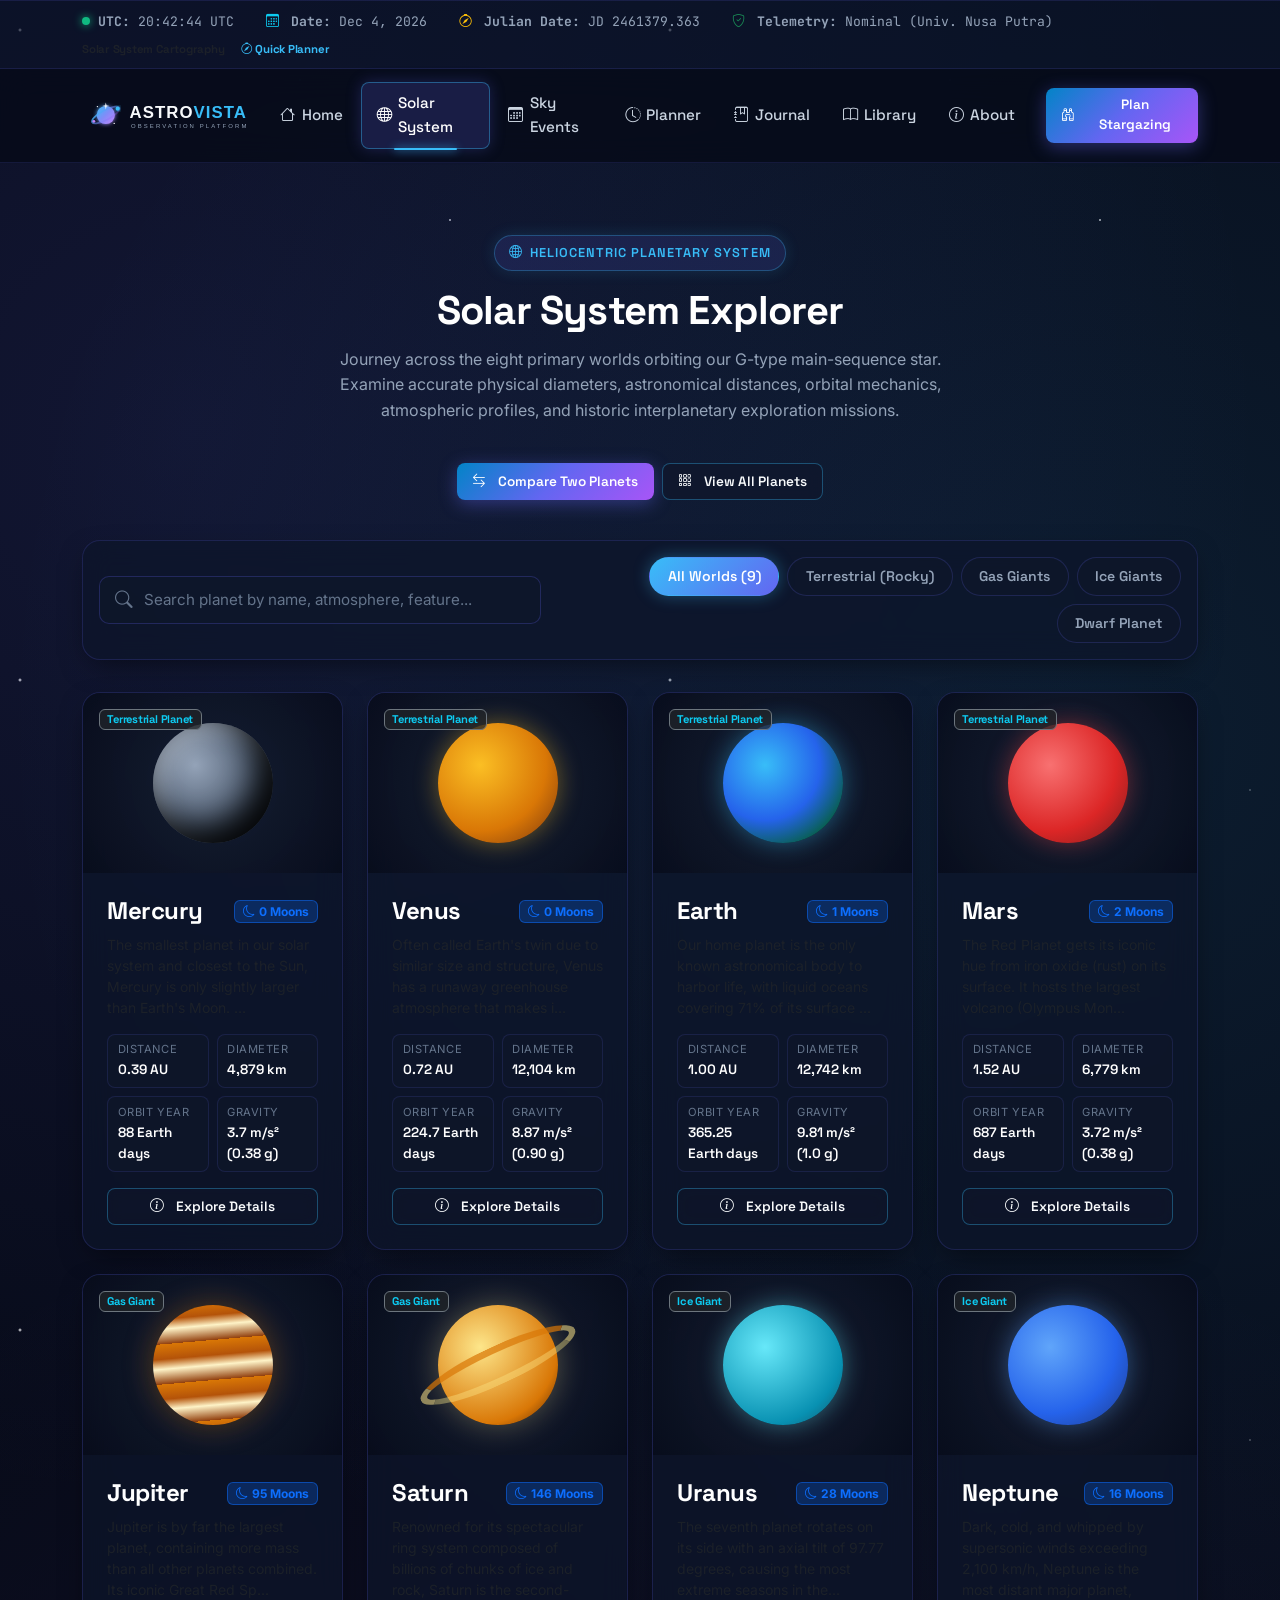
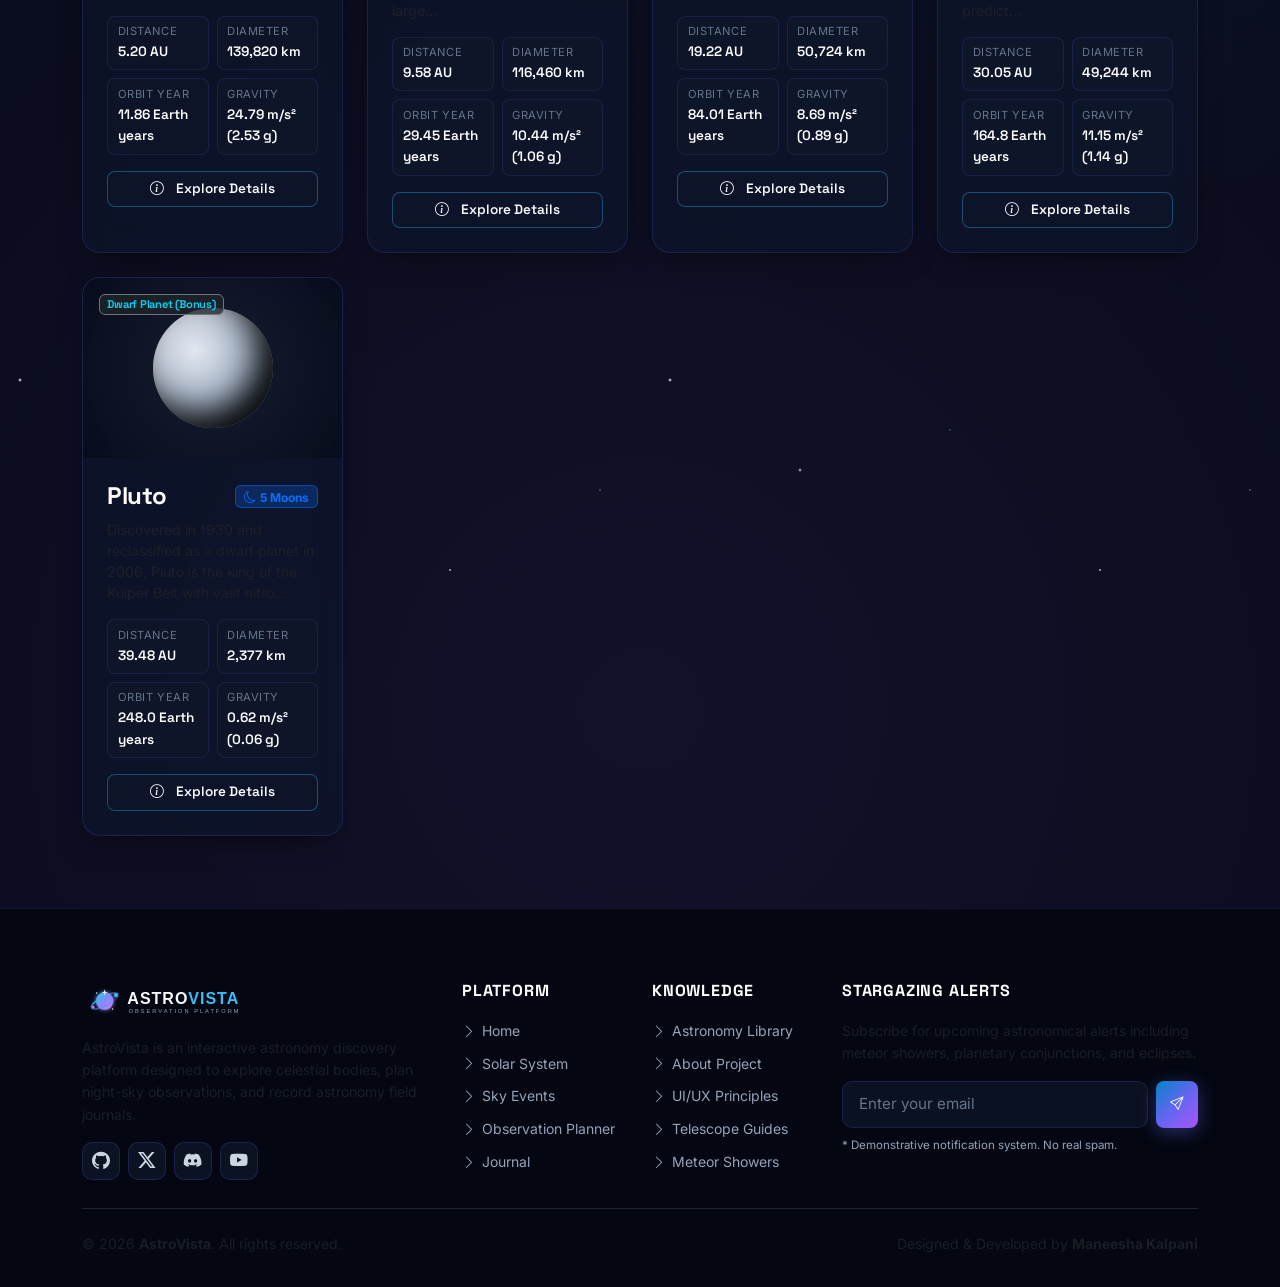
<file: planets.html>
<!DOCTYPE html>
<html lang="en">
<head>
  <meta charset="UTF-8">
  <meta name="viewport" content="width=device-width, initial-scale=1.0">
  <title>Solar System Explorer | AstroVista</title>
  <meta name="description" content="Explore all eight planets of our solar system with interactive 3D visualizations, orbital metrics, atmospheric composition, and space exploration history.">
  <link rel="icon" type="image/svg+xml" href="images/favicon.svg">
  
  <!-- Google Fonts -->
  <link rel="preconnect" href="https://fonts.googleapis.com">
  <link rel="preconnect" href="https://fonts.gstatic.com" crossorigin>
  <link href="https://fonts.googleapis.com/css2?family=Inter:wght@300;400;500;600;700&family=Space+Grotesk:wght@400;500;600;700;800&family=JetBrains+Mono:wght@400;500;600&display=swap" rel="stylesheet">
  
  <!-- Bootstrap 5 CSS -->
  <link href="https://cdn.jsdelivr.net/npm/bootstrap@5.3.3/dist/css/bootstrap.min.css" rel="stylesheet">
  <!-- Bootstrap Icons -->
  <link href="https://cdn.jsdelivr.net/npm/bootstrap-icons@1.11.3/font/bootstrap-icons.css" rel="stylesheet">
  
  <!-- Custom Master Styles -->
  <link rel="stylesheet" href="css/style.css">
</head>
<body>

  <!-- ==========================================
       TOP TELEMETRY LIVE TICKER
       ========================================== -->
  <div class="cosmic-ticker-bar">
    <div class="container d-flex justify-content-between align-items-center flex-wrap gap-2">
      <div id="cosmicTickerTime" class="d-flex align-items-center flex-wrap">
        <span class="cosmic-ticker-item">
          <span class="ticker-dot"></span>
          <strong>AstroVista Station:</strong> Online
        </span>
      </div>
      <div class="d-flex align-items-center gap-3 font-space small">
        <span class="text-muted d-none d-sm-inline">Solar System Cartography</span>
        <a href="planner.html" class="text-cyan text-decoration-none"><i class="bi bi-compass me-1"></i>Quick Planner</a>
      </div>
    </div>
  </div>

  <!-- ==========================================
       MAIN NAVIGATION BAR
       ========================================== -->
  <nav class="navbar navbar-expand-lg navbar-dark navbar-astrovista sticky-top">
    <div class="container">
      <a class="navbar-brand d-flex align-items-center gap-2" href="index.html">
        <img src="images/logo.svg" alt="AstroVista Logo" class="navbar-brand-img">
      </a>
      
      <button class="navbar-toggler navbar-toggler-astro" type="button" data-bs-toggle="collapse" data-bs-target="#astroNavbar" aria-controls="astroNavbar" aria-expanded="false" aria-label="Toggle navigation">
        <i class="bi bi-list fs-4"></i>
      </button>

      <div class="collapse navbar-collapse" id="astroNavbar">
        <ul class="navbar-nav ms-auto mb-2 mb-lg-0 align-items-lg-center gap-1">
          <li class="nav-item">
            <a class="nav-link nav-link-astro" href="index.html">
              <i class="bi bi-house"></i> Home
            </a>
          </li>
          <li class="nav-item">
            <a class="nav-link nav-link-astro active" href="planets.html">
              <i class="bi bi-globe"></i> Solar System
            </a>
          </li>
          <li class="nav-item">
            <a class="nav-link nav-link-astro" href="sky-events.html">
              <i class="bi bi-calendar3"></i> Sky Events
            </a>
          </li>
          <li class="nav-item">
            <a class="nav-link nav-link-astro" href="planner.html">
              <i class="bi bi-clock-history"></i> Planner
            </a>
          </li>
          <li class="nav-item">
            <a class="nav-link nav-link-astro" href="journal.html">
              <i class="bi bi-journal-bookmark"></i> Journal
            </a>
          </li>
          <li class="nav-item">
            <a class="nav-link nav-link-astro" href="library.html">
              <i class="bi bi-book"></i> Library
            </a>
          </li>
          <li class="nav-item">
            <a class="nav-link nav-link-astro" href="about.html">
              <i class="bi bi-info-circle"></i> About
            </a>
          </li>
        </ul>

        <div class="ms-lg-3 mt-3 mt-lg-0">
          <a href="planner.html" class="btn btn-astro-primary btn-astro-sm">
            <i class="bi bi-binoculars me-1"></i> Plan Stargazing
          </a>
        </div>
      </div>
    </div>
  </nav>

  <!-- ==========================================
       HERO BANNER
       ========================================== -->
  <header class="section-py pb-3">
    <div class="container text-center">
      <div class="mb-3">
        <span class="badge-astro">
          <i class="bi bi-globe2"></i> Heliocentric Planetary System
        </span>
      </div>
      <h1 class="section-title">Solar System Explorer</h1>
      <p class="section-desc">
        Journey across the eight primary worlds orbiting our G-type main-sequence star.
        Examine accurate physical diameters, astronomical distances, orbital mechanics, atmospheric profiles,
        and historic interplanetary exploration missions.
      </p>

      <!-- Quick Action Buttons -->
      <div class="d-flex justify-content-center gap-2 mb-4">
        <button type="button" class="btn btn-astro-primary btn-astro-sm" data-bs-toggle="modal" data-bs-target="#comparisonModal">
          <i class="bi bi-arrow-left-right me-1"></i> Compare Two Planets
        </button>
        <a href="#planetsGrid" class="btn btn-astro-outline btn-astro-sm">
          <i class="bi bi-grid-3x3-gap me-1"></i> View All Planets
        </a>
      </div>
    </div>
  </header>

  <!-- ==========================================
       SEARCH & CATEGORY FILTERS
       ========================================== -->
  <section class="mb-4">
    <div class="container">
      <div class="card-astro p-3">
        <div class="row g-3 align-items-center">
          <div class="col-lg-5">
            <div class="search-box-wrapper">
              <i class="bi bi-search"></i>
              <input type="text" id="planetSearchInput" class="form-control form-control-astro" placeholder="Search planet by name, atmosphere, feature...">
            </div>
          </div>
          <div class="col-lg-7">
            <div class="filter-nav mb-0 justify-content-lg-end">
              <button class="filter-btn planet-filter-btn active" data-filter="all">All Worlds (9)</button>
              <button class="filter-btn planet-filter-btn" data-filter="terrestrial">Terrestrial (Rocky)</button>
              <button class="filter-btn planet-filter-btn" data-filter="gas">Gas Giants</button>
              <button class="filter-btn planet-filter-btn" data-filter="ice">Ice Giants</button>
              <button class="filter-btn planet-filter-btn" data-filter="dwarf">Dwarf Planet</button>
            </div>
          </div>
        </div>
      </div>
    </div>
  </section>

  <!-- ==========================================
       PLANETS INTERACTIVE GRID
       ========================================== -->
  <main class="section-py pt-2 pb-5">
    <div class="container">
      <div class="row" id="planetsGrid">
        <!-- Rendered dynamically by script.js -->
      </div>
    </div>
  </main>

  <!-- ==========================================
       PLANET COMPARISON MODAL
       ========================================== -->
  <div class="modal fade" id="comparisonModal" tabindex="-1" aria-labelledby="comparisonModalLabel" aria-hidden="true">
    <div class="modal-dialog modal-lg modal-dialog-centered">
      <div class="modal-content modal-content-astro">
        <div class="modal-header modal-header-astro">
          <h5 class="modal-title font-space text-white" id="comparisonModalLabel">
            <i class="bi bi-arrow-left-right text-info me-2"></i>Interplanetary Comparison Tool
          </h5>
          <button type="button" class="btn-close btn-close-astro" data-bs-dismiss="modal" aria-label="Close"></button>
        </div>
        <div class="modal-body p-4">
          <p class="text-muted small mb-4">
            Select two celestial worlds below to evaluate their physical scale, distance from the Sun, orbital periods, surface gravity, and temperature ranges side-by-side.
          </p>

          <div class="row g-3 mb-4">
            <div class="col-md-6">
              <label class="form-astro-label">Primary Planet</label>
              <select class="form-select form-select-astro" id="compareSelect1">
                <!-- Injected via script.js -->
              </select>
            </div>
            <div class="col-md-6">
              <label class="form-astro-label">Secondary Planet</label>
              <select class="form-select form-select-astro" id="compareSelect2">
                <!-- Injected via script.js -->
              </select>
            </div>
          </div>

          <div id="comparisonResultsContainer">
            <!-- Table dynamically injected via script.js -->
          </div>
        </div>
        <div class="modal-footer modal-footer-astro">
          <button type="button" class="btn btn-astro-outline btn-astro-sm" data-bs-dismiss="modal">Close</button>
        </div>
      </div>
    </div>
  </div>

  <!-- ==========================================
       FOOTER
       ========================================== -->
  <footer class="footer-astrovista">
    <div class="container">
      <div class="row g-4 mb-4">
        <div class="col-lg-4">
          <a href="index.html" class="d-inline-block mb-3">
            <img src="images/logo.svg" alt="AstroVista" height="40">
          </a>
          <p class="small text-muted mb-3">
            AstroVista is an interactive astronomy discovery platform designed to explore celestial bodies, plan night-sky observations, and record astronomy field journals.
          </p>
          <div class="d-flex gap-2">
            <a href="#" class="social-icon-btn" aria-label="Github"><i class="bi bi-github"></i></a>
            <a href="#" class="social-icon-btn" aria-label="Twitter"><i class="bi bi-twitter-x"></i></a>
            <a href="#" class="social-icon-btn" aria-label="Discord"><i class="bi bi-discord"></i></a>
            <a href="#" class="social-icon-btn" aria-label="YouTube"><i class="bi bi-youtube"></i></a>
          </div>
        </div>

        <div class="col-6 col-lg-2">
          <h6 class="footer-heading">Platform</h6>
          <ul class="footer-links small">
            <li><a href="index.html"><i class="bi bi-chevron-right"></i> Home</a></li>
            <li><a href="planets.html"><i class="bi bi-chevron-right"></i> Solar System</a></li>
            <li><a href="sky-events.html"><i class="bi bi-chevron-right"></i> Sky Events</a></li>
            <li><a href="planner.html"><i class="bi bi-chevron-right"></i> Observation Planner</a></li>
            <li><a href="journal.html"><i class="bi bi-chevron-right"></i> Journal</a></li>
          </ul>
        </div>

        <div class="col-6 col-lg-2">
          <h6 class="footer-heading">Knowledge</h6>
          <ul class="footer-links small">
            <li><a href="library.html"><i class="bi bi-chevron-right"></i> Astronomy Library</a></li>
            <li><a href="about.html"><i class="bi bi-chevron-right"></i> About Project</a></li>
            <li><a href="about.html#principles"><i class="bi bi-chevron-right"></i> UI/UX Principles</a></li>
            <li><a href="library.html"><i class="bi bi-chevron-right"></i> Telescope Guides</a></li>
            <li><a href="sky-events.html"><i class="bi bi-chevron-right"></i> Meteor Showers</a></li>
          </ul>
        </div>

        <div class="col-lg-4">
          <h6 class="footer-heading">Stargazing Alerts</h6>
          <p class="small text-muted mb-3">
            Subscribe for upcoming astronomical alerts including meteor showers, planetary conjunctions, and eclipses.
          </p>
          <form id="newsletterForm" class="d-flex gap-2">
            <input type="email" class="form-control form-control-astro form-control-sm" placeholder="Enter your email" required>
            <button type="submit" class="btn btn-astro-primary btn-astro-sm">
              <i class="bi bi-send"></i>
            </button>
          </form>
          <div class="mt-2 text-dim small" style="font-size: 0.72rem;">
            * Demonstrative notification system. No real spam.
          </div>
        </div>
      </div>

      <div class="pt-4 border-top border-secondary border-opacity-25 d-flex flex-column flex-md-row justify-content-between align-items-center gap-2 small text-muted">
        <div>
          © 2026 <strong>AstroVista</strong>. All rights reserved.
        </div>
        <div>
          Designed & Developed by <strong>Maneesha Kalpani</strong>
        </div>
      </div>
    </div>
  </footer>

  <!-- Bootstrap 5 JS Bundle -->
  <script src="https://cdn.jsdelivr.net/npm/bootstrap@5.3.3/dist/js/bootstrap.bundle.min.js"></script>
  <!-- AstroVista Master Script -->
  <script src="js/script.js"></script>
</body>
</html>
</file>
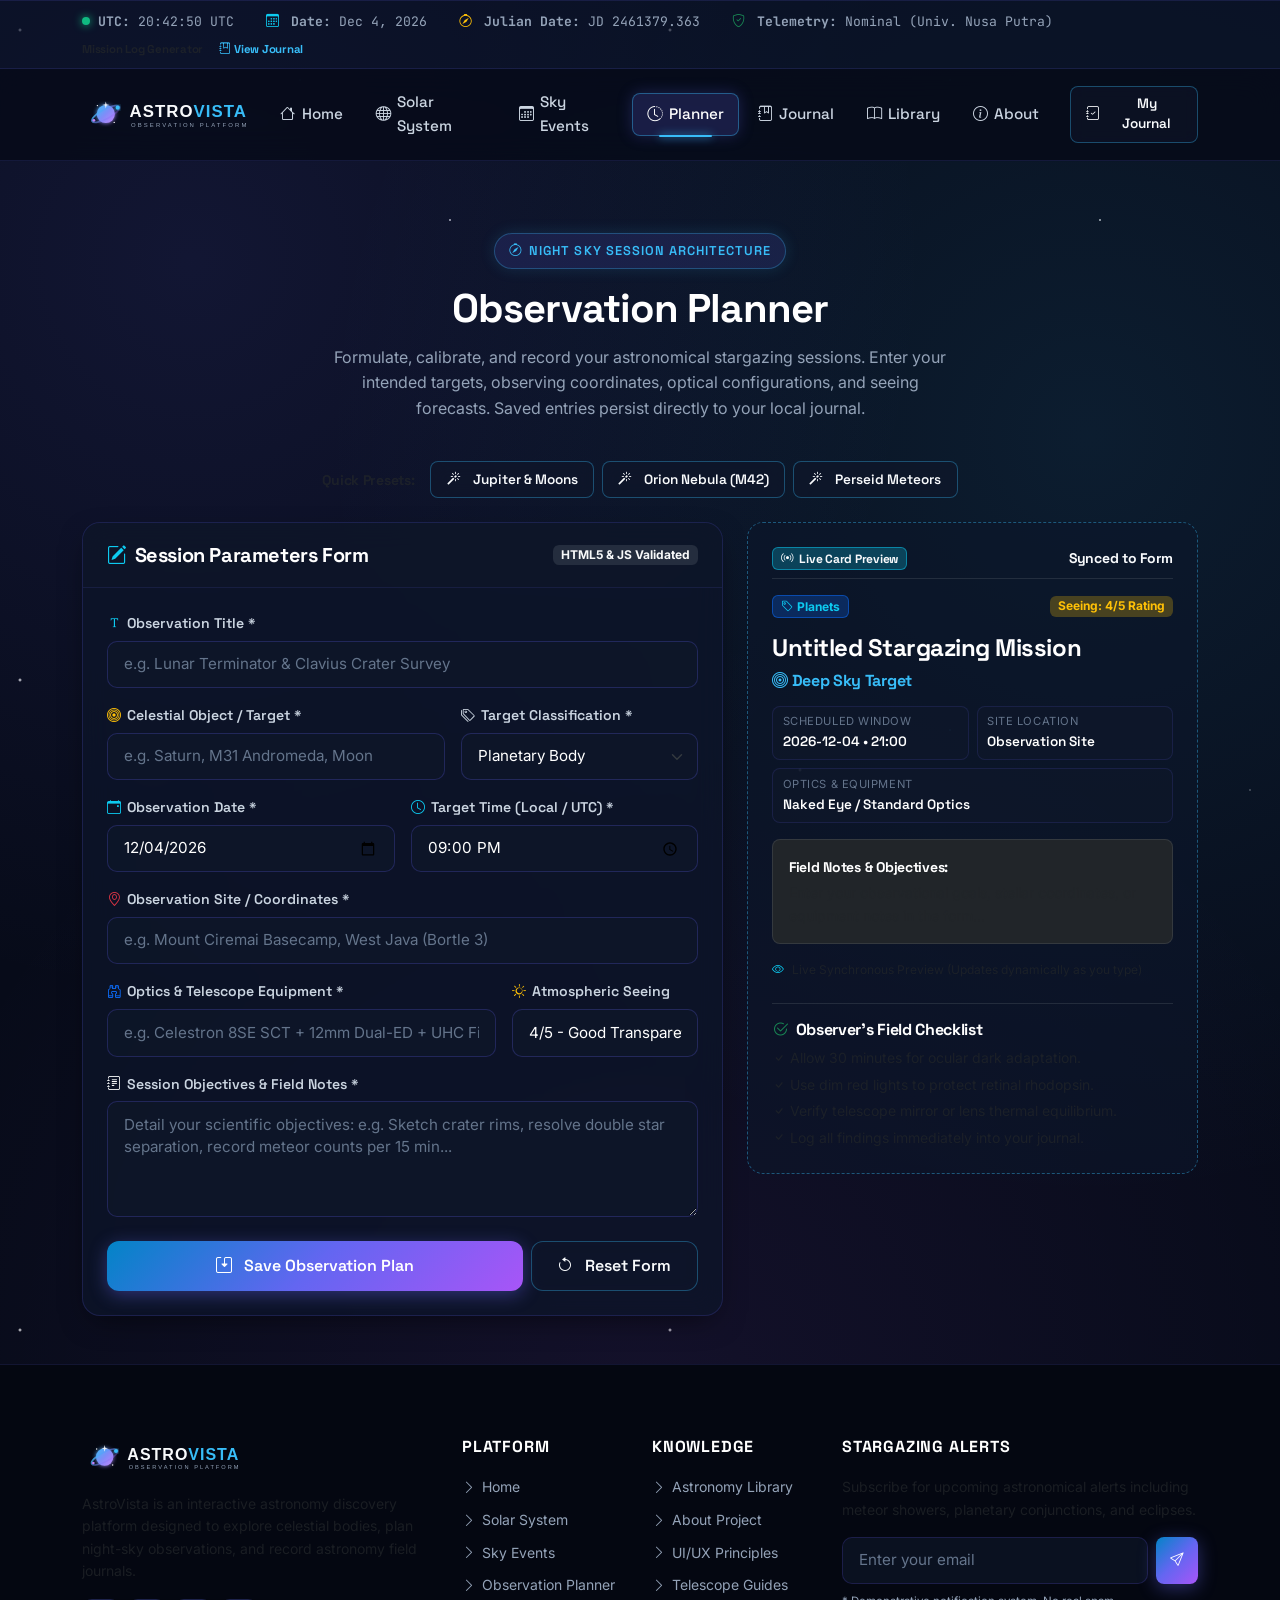
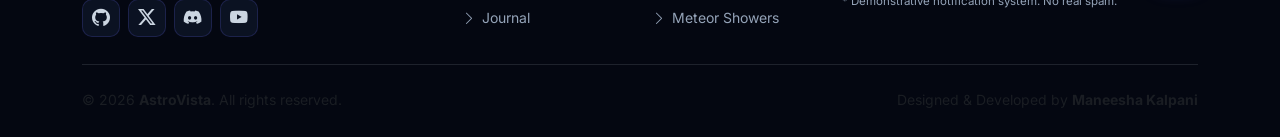
<file: planner.html>
<!DOCTYPE html>
<html lang="en">
<head>
  <meta charset="UTF-8">
  <meta name="viewport" content="width=device-width, initial-scale=1.0">
  <title>Observation Planner | AstroVista</title>
  <meta name="description" content="Design and structure your astronomical observation sessions. Validate optical equipment, dark sky sites, coordinates, and save to your observation journal.">
  <link rel="icon" type="image/svg+xml" href="images/favicon.svg">
  
  <!-- Google Fonts -->
  <link rel="preconnect" href="https://fonts.googleapis.com">
  <link rel="preconnect" href="https://fonts.gstatic.com" crossorigin>
  <link href="https://fonts.googleapis.com/css2?family=Inter:wght@300;400;500;600;700&family=Space+Grotesk:wght@400;500;600;700;800&family=JetBrains+Mono:wght@400;500;600&display=swap" rel="stylesheet">
  
  <!-- Bootstrap 5 CSS -->
  <link href="https://cdn.jsdelivr.net/npm/bootstrap@5.3.3/dist/css/bootstrap.min.css" rel="stylesheet">
  <!-- Bootstrap Icons -->
  <link href="https://cdn.jsdelivr.net/npm/bootstrap-icons@1.11.3/font/bootstrap-icons.css" rel="stylesheet">
  
  <!-- Custom Master Styles -->
  <link rel="stylesheet" href="css/style.css">
</head>
<body>

  <!-- ==========================================
       TOP TELEMETRY LIVE TICKER
       ========================================== -->
  <div class="cosmic-ticker-bar">
    <div class="container d-flex justify-content-between align-items-center flex-wrap gap-2">
      <div id="cosmicTickerTime" class="d-flex align-items-center flex-wrap">
        <span class="cosmic-ticker-item">
          <span class="ticker-dot"></span>
          <strong>AstroVista Station:</strong> Online
        </span>
      </div>
      <div class="d-flex align-items-center gap-3 font-space small">
        <span class="text-muted d-none d-sm-inline">Mission Log Generator</span>
        <a href="journal.html" class="text-cyan text-decoration-none"><i class="bi bi-journal-bookmark me-1"></i>View Journal</a>
      </div>
    </div>
  </div>

  <!-- ==========================================
       MAIN NAVIGATION BAR
       ========================================== -->
  <nav class="navbar navbar-expand-lg navbar-dark navbar-astrovista sticky-top">
    <div class="container">
      <a class="navbar-brand d-flex align-items-center gap-2" href="index.html">
        <img src="images/logo.svg" alt="AstroVista Logo" class="navbar-brand-img">
      </a>
      
      <button class="navbar-toggler navbar-toggler-astro" type="button" data-bs-toggle="collapse" data-bs-target="#astroNavbar" aria-controls="astroNavbar" aria-expanded="false" aria-label="Toggle navigation">
        <i class="bi bi-list fs-4"></i>
      </button>

      <div class="collapse navbar-collapse" id="astroNavbar">
        <ul class="navbar-nav ms-auto mb-2 mb-lg-0 align-items-lg-center gap-1">
          <li class="nav-item">
            <a class="nav-link nav-link-astro" href="index.html">
              <i class="bi bi-house"></i> Home
            </a>
          </li>
          <li class="nav-item">
            <a class="nav-link nav-link-astro" href="planets.html">
              <i class="bi bi-globe"></i> Solar System
            </a>
          </li>
          <li class="nav-item">
            <a class="nav-link nav-link-astro" href="sky-events.html">
              <i class="bi bi-calendar3"></i> Sky Events
            </a>
          </li>
          <li class="nav-item">
            <a class="nav-link nav-link-astro active" href="planner.html">
              <i class="bi bi-clock-history"></i> Planner
            </a>
          </li>
          <li class="nav-item">
            <a class="nav-link nav-link-astro" href="journal.html">
              <i class="bi bi-journal-bookmark"></i> Journal
            </a>
          </li>
          <li class="nav-item">
            <a class="nav-link nav-link-astro" href="library.html">
              <i class="bi bi-book"></i> Library
            </a>
          </li>
          <li class="nav-item">
            <a class="nav-link nav-link-astro" href="about.html">
              <i class="bi bi-info-circle"></i> About
            </a>
          </li>
        </ul>

        <div class="ms-lg-3 mt-3 mt-lg-0">
          <a href="journal.html" class="btn btn-astro-outline btn-astro-sm">
            <i class="bi bi-journal-check me-1"></i> My Journal
          </a>
        </div>
      </div>
    </div>
  </nav>

  <!-- ==========================================
       HERO / INTRO SECTION
       ========================================== -->
  <header class="section-py pb-3">
    <div class="container text-center">
      <div class="mb-3">
        <span class="badge-astro">
          <i class="bi bi-compass"></i> Night Sky Session Architecture
        </span>
      </div>
      <h1 class="section-title">Observation Planner</h1>
      <p class="section-desc">
        Formulate, calibrate, and record your astronomical stargazing sessions. Enter your intended targets,
        observing coordinates, optical configurations, and seeing forecasts. Saved entries persist directly to your local journal.
      </p>

      <!-- Quick Preset Buttons for Testing & Usability -->
      <div class="d-flex flex-wrap justify-content-center gap-2 mb-2">
        <span class="text-muted small align-self-center me-2 font-space">Quick Presets:</span>
        <button type="button" class="btn btn-astro-outline btn-astro-sm" id="btnPresetJupiter">
          <i class="bi bi-magic me-1"></i> Jupiter & Moons
        </button>
        <button type="button" class="btn btn-astro-outline btn-astro-sm" id="btnPresetOrion">
          <i class="bi bi-magic me-1"></i> Orion Nebula (M42)
        </button>
        <button type="button" class="btn btn-astro-outline btn-astro-sm" id="btnPresetPerseids">
          <i class="bi bi-magic me-1"></i> Perseid Meteors
        </button>
      </div>
    </div>
  </header>

  <!-- ==========================================
       SUCCESS BANNER (HIDDEN INITIALLY)
       ========================================== -->
  <div class="container d-none mb-4" id="saveSuccessBanner">
    <div class="alert alert-success bg-success bg-opacity-20 border-success border-opacity-50 text-light p-3 rounded-4 d-flex justify-content-between align-items-center flex-wrap gap-3">
      <div class="d-flex align-items-center gap-2">
        <i class="bi bi-check-circle-fill text-success fs-4"></i>
        <div>
          <strong class="font-space text-white">Observation Saved Successfully!</strong>
          <div class="small text-muted">Your planned stargazing session has been recorded into your local journal storage.</div>
        </div>
      </div>
      <div class="d-flex gap-2">
        <a href="journal.html" class="btn btn-astro-primary btn-astro-sm">
          <i class="bi bi-journal-bookmark me-1"></i> Open Journal
        </a>
        <button type="button" class="btn btn-astro-outline btn-astro-sm" onclick="document.getElementById('saveSuccessBanner').classList.add('d-none')">
          Dismiss
        </button>
      </div>
    </div>
  </div>

  <!-- ==========================================
       PLANNER MAIN FORM & LIVE PREVIEW
       ========================================== -->
  <main class="section-py pt-0 pb-5">
    <div class="container">
      <div class="row g-4">
        <!-- Left Column: Comprehensive Planning Form -->
        <div class="col-lg-7">
          <div class="card card-astro">
            <div class="card-astro-header d-flex justify-content-between align-items-center">
              <h5 class="font-space text-white mb-0">
                <i class="bi bi-pencil-square text-info me-2"></i>Session Parameters Form
              </h5>
              <span class="badge bg-secondary bg-opacity-25 text-light small">HTML5 & JS Validated</span>
            </div>
            <div class="card-astro-body">
              <form id="plannerForm" novalidate>
                <div class="row g-3">
                  <!-- Title -->
                  <div class="col-12">
                    <label for="planTitle" class="form-astro-label">
                      <i class="bi bi-fonts text-info"></i> Observation Title *
                    </label>
                    <input type="text" class="form-control form-control-astro" id="planTitle" placeholder="e.g. Lunar Terminator & Clavius Crater Survey" required>
                    <div class="invalid-feedback text-danger small">Please enter a concise title for this observation.</div>
                  </div>

                  <!-- Object Name & Category -->
                  <div class="col-md-7">
                    <label for="planObject" class="form-astro-label">
                      <i class="bi bi-bullseye text-warning"></i> Celestial Object / Target *
                    </label>
                    <input type="text" class="form-control form-control-astro" id="planObject" placeholder="e.g. Saturn, M31 Andromeda, Moon" required>
                    <div class="invalid-feedback text-danger small">Please specify the celestial target.</div>
                  </div>
                  <div class="col-md-5">
                    <label for="planCategory" class="form-astro-label">
                      <i class="bi bi-tags text-cyan"></i> Target Classification *
                    </label>
                    <select class="form-select form-select-astro" id="planCategory" required>
                      <option value="Planets">Planetary Body</option>
                      <option value="Deep Sky">Deep Sky Object (Nebula/Galaxy)</option>
                      <option value="Meteor Showers">Meteor Shower</option>
                      <option value="Lunar">Lunar Feature</option>
                      <option value="Solar">Solar Observation</option>
                      <option value="Constellations">Constellation & Asterism</option>
                    </select>
                  </div>

                  <!-- Date & Time -->
                  <div class="col-md-6">
                    <label for="planDate" class="form-astro-label">
                      <i class="bi bi-calendar-event text-info"></i> Observation Date *
                    </label>
                    <input type="date" class="form-control form-control-astro" id="planDate" required>
                    <div class="invalid-feedback text-danger small">Please pick an observation date.</div>
                  </div>
                  <div class="col-md-6">
                    <label for="planTime" class="form-astro-label">
                      <i class="bi bi-clock text-info"></i> Target Time (Local / UTC) *
                    </label>
                    <input type="time" class="form-control form-control-astro" id="planTime" required>
                    <div class="invalid-feedback text-danger small">Please select the intended time window.</div>
                  </div>

                  <!-- Location -->
                  <div class="col-12">
                    <label for="planLocation" class="form-astro-label">
                      <i class="bi bi-geo-alt text-danger"></i> Observation Site / Coordinates *
                    </label>
                    <input type="text" class="form-control form-control-astro" id="planLocation" placeholder="e.g. Mount Ciremai Basecamp, West Java (Bortle 3)" required>
                    <div class="invalid-feedback text-danger small">Please provide the observation site location.</div>
                  </div>

                  <!-- Equipment -->
                  <div class="col-md-8">
                    <label for="planEquipment" class="form-astro-label">
                      <i class="bi bi-binoculars text-primary"></i> Optics & Telescope Equipment *
                    </label>
                    <input type="text" class="form-control form-control-astro" id="planEquipment" placeholder="e.g. Celestron 8SE SCT + 12mm Dual-ED + UHC Filter" required>
                    <div class="invalid-feedback text-danger small">Please list your observation optics or equipment.</div>
                  </div>
                  <div class="col-md-4">
                    <label for="planSeeing" class="form-astro-label">
                      <i class="bi bi-brightness-high text-warning"></i> Atmospheric Seeing
                    </label>
                    <select class="form-select form-select-astro" id="planSeeing">
                      <option value="5">5/5 - Perfect (Superb)</option>
                      <option value="4" selected>4/5 - Good Transparency</option>
                      <option value="3">3/5 - Average Seeing</option>
                      <option value="2">2/5 - Poor / Hazy</option>
                      <option value="1">1/5 - Severely Degraded</option>
                    </select>
                  </div>

                  <!-- Notes -->
                  <div class="col-12">
                    <label for="planNotes" class="form-astro-label">
                      <i class="bi bi-journal-text text-light"></i> Session Objectives & Field Notes *
                    </label>
                    <textarea class="form-control form-control-astro" id="planNotes" rows="4" placeholder="Detail your scientific objectives: e.g. Sketch crater rims, resolve double star separation, record meteor counts per 15 min..." required></textarea>
                    <div class="invalid-feedback text-danger small">Please write some observational goals or field notes.</div>
                  </div>

                  <!-- Submit and Reset Buttons -->
                  <div class="col-12 d-flex flex-wrap gap-2 pt-2">
                    <button type="submit" class="btn btn-astro-primary flex-grow-1" id="btnSavePlan">
                      <i class="bi bi-save2 me-1"></i> Save Observation Plan
                    </button>
                    <button type="button" class="btn btn-astro-outline" id="btnResetPlanner">
                      <i class="bi bi-arrow-counterclockwise me-1"></i> Reset Form
                    </button>
                  </div>
                </div>
              </form>
            </div>
          </div>
        </div>

        <!-- Right Column: Real-time Live Synchronous Preview Card -->
        <div class="col-lg-5">
          <div class="preview-card">
            <div class="d-flex justify-content-between align-items-center pb-2 mb-3 border-bottom border-secondary border-opacity-25">
              <span class="badge bg-info bg-opacity-25 text-cyan border border-info border-opacity-50 font-space">
                <i class="bi bi-broadcast me-1"></i> Live Card Preview
              </span>
              <span class="text-dim small font-space">Synced to Form</span>
            </div>

            <div id="livePreviewCard">
              <!-- Dynamically populated in real-time as user types -->
            </div>

            <!-- Stargazing Checklist Accordion / Tips -->
            <div class="mt-4 pt-3 border-top border-secondary border-opacity-25">
              <h6 class="font-space text-white mb-2"><i class="bi bi-check2-circle text-success me-2"></i>Observer's Field Checklist</h6>
              <ul class="list-unstyled small text-muted mb-0">
                <li class="mb-1"><i class="bi bi-check text-cyan me-1"></i>Allow 30 minutes for ocular dark adaptation.</li>
                <li class="mb-1"><i class="bi bi-check text-cyan me-1"></i>Use dim red lights to protect retinal rhodopsin.</li>
                <li class="mb-1"><i class="bi bi-check text-cyan me-1"></i>Verify telescope mirror or lens thermal equilibrium.</li>
                <li class="mb-0"><i class="bi bi-check text-cyan me-1"></i>Log all findings immediately into your journal.</li>
              </ul>
            </div>
          </div>
        </div>
      </div>
    </div>
  </main>

  <!-- ==========================================
       FOOTER
       ========================================== -->
  <footer class="footer-astrovista">
    <div class="container">
      <div class="row g-4 mb-4">
        <div class="col-lg-4">
          <a href="index.html" class="d-inline-block mb-3">
            <img src="images/logo.svg" alt="AstroVista" height="40">
          </a>
          <p class="small text-muted mb-3">
            AstroVista is an interactive astronomy discovery platform designed to explore celestial bodies, plan night-sky observations, and record astronomy field journals.
          </p>
          <div class="d-flex gap-2">
            <a href="#" class="social-icon-btn" aria-label="Github"><i class="bi bi-github"></i></a>
            <a href="#" class="social-icon-btn" aria-label="Twitter"><i class="bi bi-twitter-x"></i></a>
            <a href="#" class="social-icon-btn" aria-label="Discord"><i class="bi bi-discord"></i></a>
            <a href="#" class="social-icon-btn" aria-label="YouTube"><i class="bi bi-youtube"></i></a>
          </div>
        </div>

        <div class="col-6 col-lg-2">
          <h6 class="footer-heading">Platform</h6>
          <ul class="footer-links small">
            <li><a href="index.html"><i class="bi bi-chevron-right"></i> Home</a></li>
            <li><a href="planets.html"><i class="bi bi-chevron-right"></i> Solar System</a></li>
            <li><a href="sky-events.html"><i class="bi bi-chevron-right"></i> Sky Events</a></li>
            <li><a href="planner.html"><i class="bi bi-chevron-right"></i> Observation Planner</a></li>
            <li><a href="journal.html"><i class="bi bi-chevron-right"></i> Journal</a></li>
          </ul>
        </div>

        <div class="col-6 col-lg-2">
          <h6 class="footer-heading">Knowledge</h6>
          <ul class="footer-links small">
            <li><a href="library.html"><i class="bi bi-chevron-right"></i> Astronomy Library</a></li>
            <li><a href="about.html"><i class="bi bi-chevron-right"></i> About Project</a></li>
            <li><a href="about.html#principles"><i class="bi bi-chevron-right"></i> UI/UX Principles</a></li>
            <li><a href="library.html"><i class="bi bi-chevron-right"></i> Telescope Guides</a></li>
            <li><a href="sky-events.html"><i class="bi bi-chevron-right"></i> Meteor Showers</a></li>
          </ul>
        </div>

        <div class="col-lg-4">
          <h6 class="footer-heading">Stargazing Alerts</h6>
          <p class="small text-muted mb-3">
            Subscribe for upcoming astronomical alerts including meteor showers, planetary conjunctions, and eclipses.
          </p>
          <form id="newsletterForm" class="d-flex gap-2">
            <input type="email" class="form-control form-control-astro form-control-sm" placeholder="Enter your email" required>
            <button type="submit" class="btn btn-astro-primary btn-astro-sm">
              <i class="bi bi-send"></i>
            </button>
          </form>
          <div class="mt-2 text-dim small" style="font-size: 0.72rem;">
            * Demonstrative notification system. No real spam.
          </div>
        </div>
      </div>

      <div class="pt-4 border-top border-secondary border-opacity-25 d-flex flex-column flex-md-row justify-content-between align-items-center gap-2 small text-muted">
        <div>
          © 2026 <strong>AstroVista</strong>. All rights reserved.
        </div>
        <div>
          Designed & Developed by <strong>Maneesha Kalpani</strong>
        </div>
      </div>
    </div>
  </footer>

  <!-- Bootstrap 5 JS Bundle -->
  <script src="https://cdn.jsdelivr.net/npm/bootstrap@5.3.3/dist/js/bootstrap.bundle.min.js"></script>
  <!-- AstroVista Master Script -->
  <script src="js/script.js"></script>
</body>
</html>
</file>
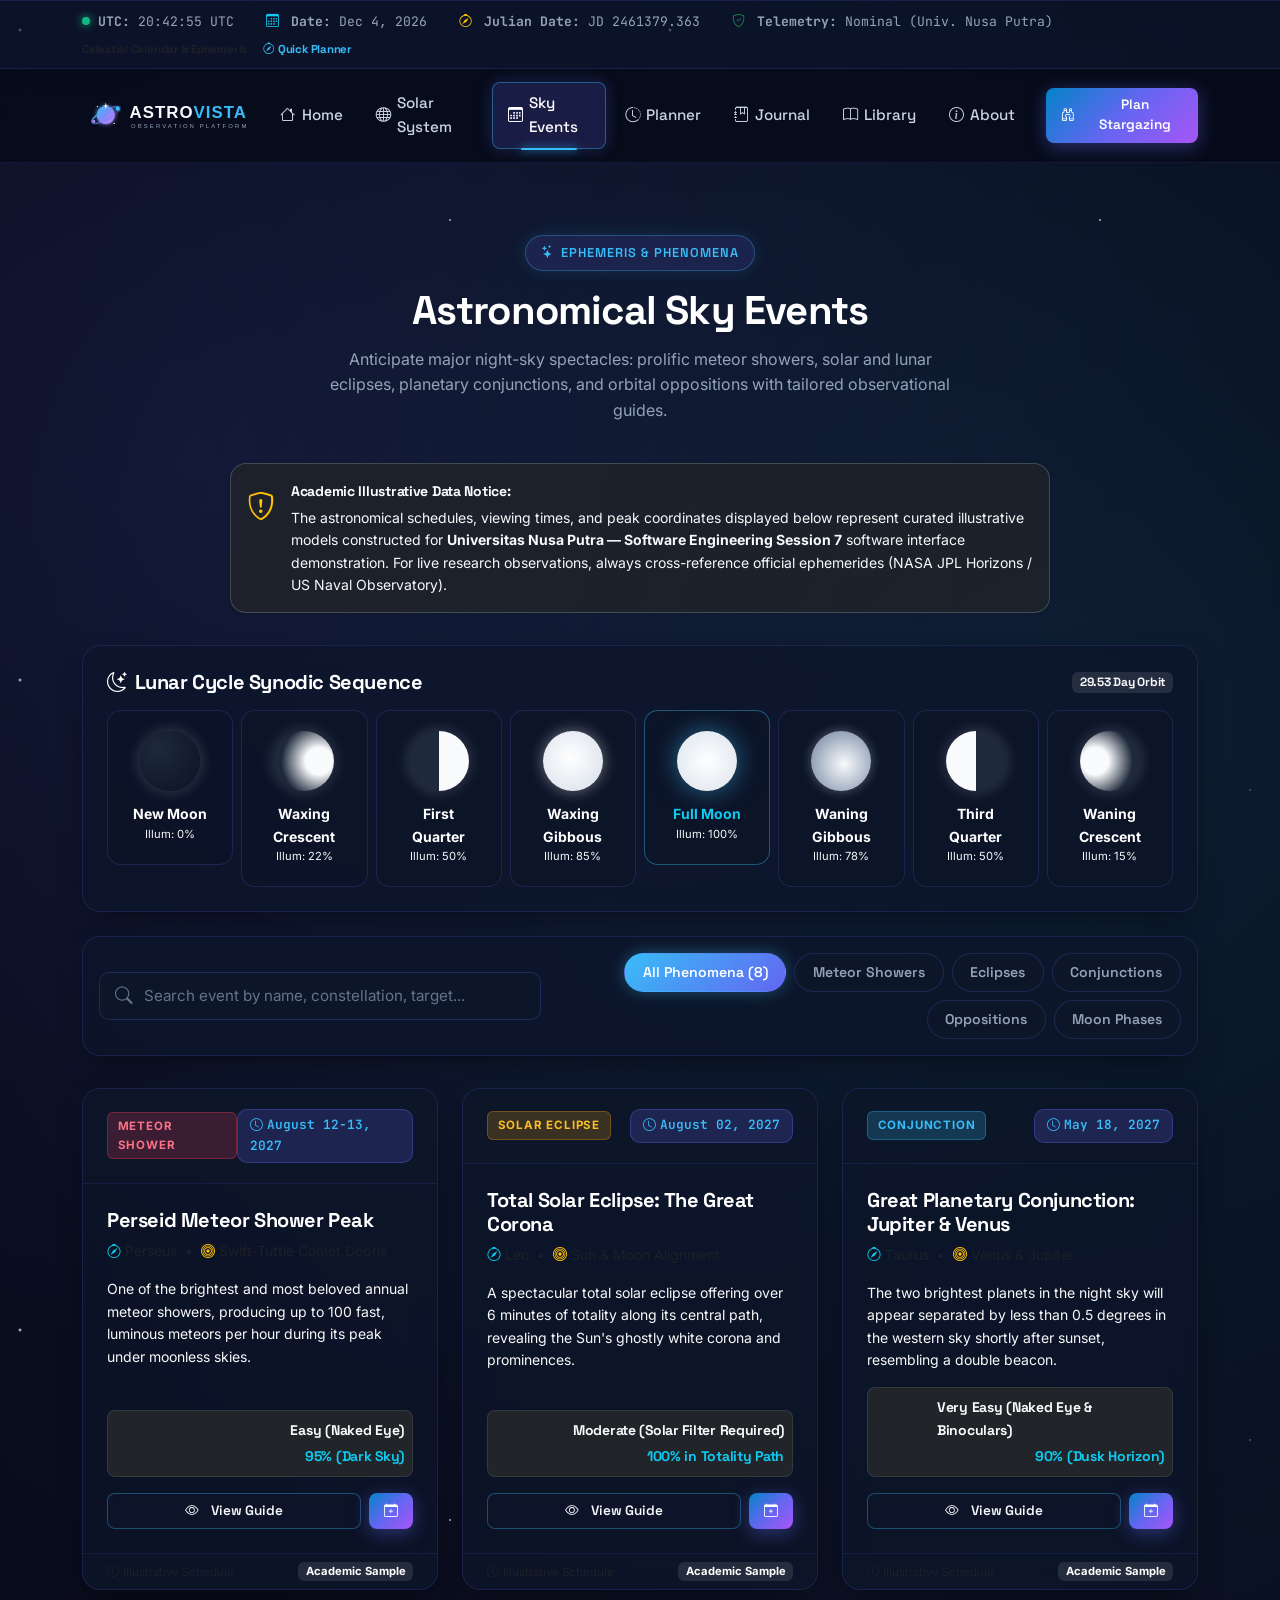
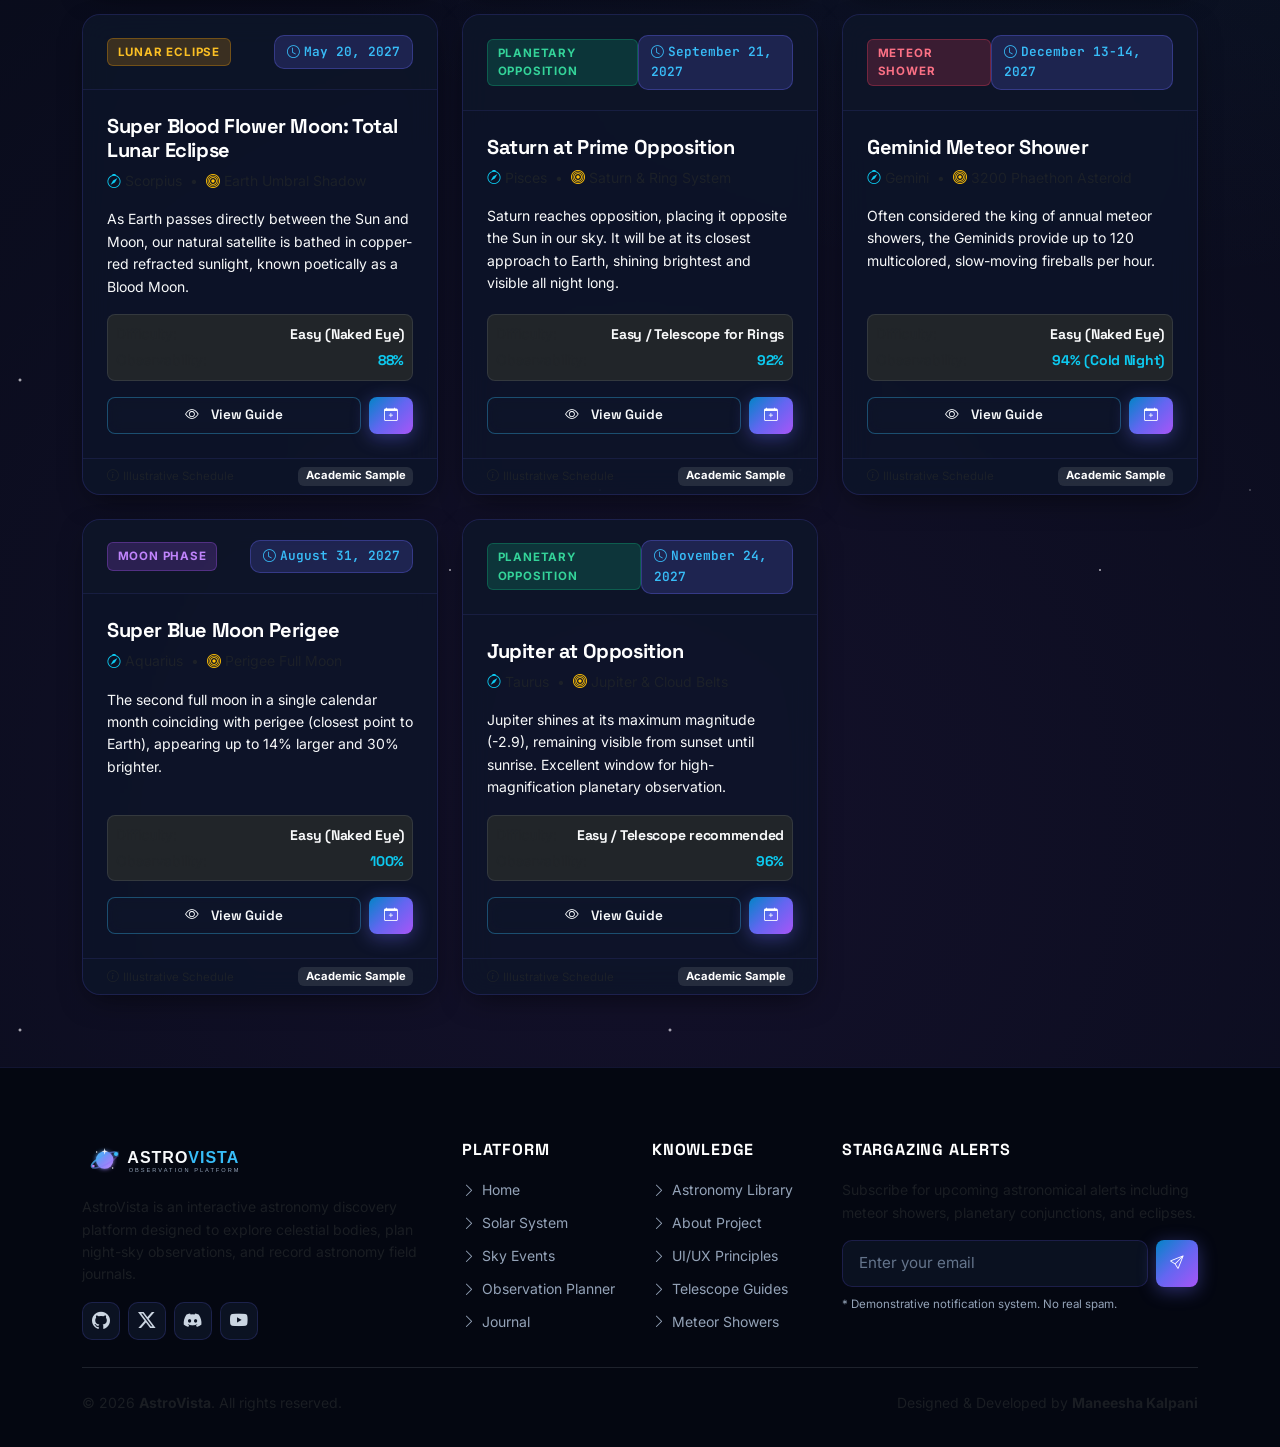
<file: sky-events.html>
<!DOCTYPE html>
<html lang="en">
<head>
  <meta charset="UTF-8">
  <meta name="viewport" content="width=device-width, initial-scale=1.0">
  <title>Sky Events & Celestial Calendar | AstroVista</title>
  <meta name="description" content="Explore upcoming meteor showers, solar and lunar eclipses, planetary conjunctions, and moon phases with observational guides.">
  <link rel="icon" type="image/svg+xml" href="images/favicon.svg">
  
  <!-- Google Fonts -->
  <link rel="preconnect" href="https://fonts.googleapis.com">
  <link rel="preconnect" href="https://fonts.gstatic.com" crossorigin>
  <link href="https://fonts.googleapis.com/css2?family=Inter:wght@300;400;500;600;700&family=Space+Grotesk:wght@400;500;600;700;800&family=JetBrains+Mono:wght@400;500;600&display=swap" rel="stylesheet">
  
  <!-- Bootstrap 5 CSS -->
  <link href="https://cdn.jsdelivr.net/npm/bootstrap@5.3.3/dist/css/bootstrap.min.css" rel="stylesheet">
  <!-- Bootstrap Icons -->
  <link href="https://cdn.jsdelivr.net/npm/bootstrap-icons@1.11.3/font/bootstrap-icons.css" rel="stylesheet">
  
  <!-- Custom Master Styles -->
  <link rel="stylesheet" href="css/style.css">
</head>
<body>

  <!-- ==========================================
       TOP TELEMETRY LIVE TICKER
       ========================================== -->
  <div class="cosmic-ticker-bar">
    <div class="container d-flex justify-content-between align-items-center flex-wrap gap-2">
      <div id="cosmicTickerTime" class="d-flex align-items-center flex-wrap">
        <span class="cosmic-ticker-item">
          <span class="ticker-dot"></span>
          <strong>AstroVista Station:</strong> Online
        </span>
      </div>
      <div class="d-flex align-items-center gap-3 font-space small">
        <span class="text-muted d-none d-sm-inline">Celestial Calendar & Ephemeris</span>
        <a href="planner.html" class="text-cyan text-decoration-none"><i class="bi bi-compass me-1"></i>Quick Planner</a>
      </div>
    </div>
  </div>

  <!-- ==========================================
       MAIN NAVIGATION BAR
       ========================================== -->
  <nav class="navbar navbar-expand-lg navbar-dark navbar-astrovista sticky-top">
    <div class="container">
      <a class="navbar-brand d-flex align-items-center gap-2" href="index.html">
        <img src="images/logo.svg" alt="AstroVista Logo" class="navbar-brand-img">
      </a>
      
      <button class="navbar-toggler navbar-toggler-astro" type="button" data-bs-toggle="collapse" data-bs-target="#astroNavbar" aria-controls="astroNavbar" aria-expanded="false" aria-label="Toggle navigation">
        <i class="bi bi-list fs-4"></i>
      </button>

      <div class="collapse navbar-collapse" id="astroNavbar">
        <ul class="navbar-nav ms-auto mb-2 mb-lg-0 align-items-lg-center gap-1">
          <li class="nav-item">
            <a class="nav-link nav-link-astro" href="index.html">
              <i class="bi bi-house"></i> Home
            </a>
          </li>
          <li class="nav-item">
            <a class="nav-link nav-link-astro" href="planets.html">
              <i class="bi bi-globe"></i> Solar System
            </a>
          </li>
          <li class="nav-item">
            <a class="nav-link nav-link-astro active" href="sky-events.html">
              <i class="bi bi-calendar3"></i> Sky Events
            </a>
          </li>
          <li class="nav-item">
            <a class="nav-link nav-link-astro" href="planner.html">
              <i class="bi bi-clock-history"></i> Planner
            </a>
          </li>
          <li class="nav-item">
            <a class="nav-link nav-link-astro" href="journal.html">
              <i class="bi bi-journal-bookmark"></i> Journal
            </a>
          </li>
          <li class="nav-item">
            <a class="nav-link nav-link-astro" href="library.html">
              <i class="bi bi-book"></i> Library
            </a>
          </li>
          <li class="nav-item">
            <a class="nav-link nav-link-astro" href="about.html">
              <i class="bi bi-info-circle"></i> About
            </a>
          </li>
        </ul>

        <div class="ms-lg-3 mt-3 mt-lg-0">
          <a href="planner.html" class="btn btn-astro-primary btn-astro-sm">
            <i class="bi bi-binoculars me-1"></i> Plan Stargazing
          </a>
        </div>
      </div>
    </div>
  </nav>

  <!-- ==========================================
       HERO & NOTICE BANNER
       ========================================== -->
  <header class="section-py pb-3">
    <div class="container text-center">
      <div class="mb-3">
        <span class="badge-astro">
          <i class="bi bi-stars"></i> Ephemeris & Phenomena
        </span>
      </div>
      <h1 class="section-title">Astronomical Sky Events</h1>
      <p class="section-desc">
        Anticipate major night-sky spectacles: prolific meteor showers, solar and lunar eclipses,
        planetary conjunctions, and orbital oppositions with tailored observational guides.
      </p>

      <!-- Mandatory Academic Data Notice -->
      <div class="alert alert-dark bg-dark bg-opacity-75 border-secondary border-opacity-50 text-light text-start mx-auto p-3 rounded-4 shadow-sm" style="max-width: 820px;">
        <div class="d-flex align-items-start gap-3">
          <i class="bi bi-shield-exclamation text-warning fs-3 mt-1"></i>
          <div class="small">
            <strong class="text-white d-block font-space mb-1">Academic Illustrative Data Notice:</strong>
            The astronomical schedules, viewing times, and peak coordinates displayed below represent curated illustrative models constructed for <strong>Universitas Nusa Putra — Software Engineering Session 7</strong> software interface demonstration. For live research observations, always cross-reference official ephemerides (NASA JPL Horizons / US Naval Observatory).
          </div>
        </div>
      </div>
    </div>
  </header>

  <!-- ==========================================
       LUNAR CYCLE RADAR WIDGET
       ========================================== -->
  <section class="mb-4">
    <div class="container">
      <div class="card-astro p-4">
        <div class="d-flex justify-content-between align-items-center mb-3">
          <h5 class="font-space text-white mb-0">
            <i class="bi bi-moon-stars text-cyan me-2"></i>Lunar Cycle Synodic Sequence
          </h5>
          <span class="badge bg-secondary bg-opacity-25 text-light small font-space">29.53 Day Orbit</span>
        </div>
        <div class="row g-2 text-center">
          <div class="col-6 col-md-3 col-lg">
            <div class="moon-phase-card">
              <div class="moon-visual" style="background: radial-gradient(circle at 30% 30%, #1e293b, #0f172a 80%);"></div>
              <div class="fw-bold text-white small">New Moon</div>
              <div class="text-dim" style="font-size: 0.7rem;">Illum: 0%</div>
            </div>
          </div>
          <div class="col-6 col-md-3 col-lg">
            <div class="moon-phase-card">
              <div class="moon-visual" style="background: radial-gradient(circle at 75% 50%, #f8fafc 25%, #1e293b 70%);"></div>
              <div class="fw-bold text-white small">Waxing Crescent</div>
              <div class="text-dim" style="font-size: 0.7rem;">Illum: 22%</div>
            </div>
          </div>
          <div class="col-6 col-md-3 col-lg">
            <div class="moon-phase-card">
              <div class="moon-visual" style="background: linear-gradient(90deg, #1e293b 50%, #f8fafc 50%);"></div>
              <div class="fw-bold text-white small">First Quarter</div>
              <div class="text-dim" style="font-size: 0.7rem;">Illum: 50%</div>
            </div>
          </div>
          <div class="col-6 col-md-3 col-lg">
            <div class="moon-phase-card">
              <div class="moon-visual" style="background: radial-gradient(circle at 45% 45%, #ffffff, #e2e8f0 70%, #94a3b8); box-shadow: 0 0 15px rgba(255,255,255,0.4);"></div>
              <div class="fw-bold text-white small">Waxing Gibbous</div>
              <div class="text-dim" style="font-size: 0.7rem;">Illum: 85%</div>
            </div>
          </div>
          <div class="col-6 col-md-3 col-lg">
            <div class="moon-phase-card" style="border-color: rgba(56, 189, 248, 0.4);">
              <div class="moon-visual" style="background: radial-gradient(circle at 50% 50%, #ffffff, #e2e8f0 80%, #cbd5e1); box-shadow: 0 0 25px rgba(56, 189, 248, 0.5);"></div>
              <div class="fw-bold text-info small">Full Moon</div>
              <div class="text-dim" style="font-size: 0.7rem;">Illum: 100%</div>
            </div>
          </div>
          <div class="col-6 col-md-3 col-lg">
            <div class="moon-phase-card">
              <div class="moon-visual" style="background: radial-gradient(circle at 55% 55%, #f8fafc, #94a3b8 70%, #1e293b); box-shadow: 0 0 12px rgba(255,255,255,0.3);"></div>
              <div class="fw-bold text-white small">Waning Gibbous</div>
              <div class="text-dim" style="font-size: 0.7rem;">Illum: 78%</div>
            </div>
          </div>
          <div class="col-6 col-md-3 col-lg">
            <div class="moon-phase-card">
              <div class="moon-visual" style="background: linear-gradient(90deg, #f8fafc 50%, #1e293b 50%);"></div>
              <div class="fw-bold text-white small">Third Quarter</div>
              <div class="text-dim" style="font-size: 0.7rem;">Illum: 50%</div>
            </div>
          </div>
          <div class="col-6 col-md-3 col-lg">
            <div class="moon-phase-card">
              <div class="moon-visual" style="background: radial-gradient(circle at 25% 50%, #f8fafc 25%, #1e293b 70%);"></div>
              <div class="fw-bold text-white small">Waning Crescent</div>
              <div class="text-dim" style="font-size: 0.7rem;">Illum: 15%</div>
            </div>
          </div>
        </div>
      </div>
    </div>
  </section>

  <!-- ==========================================
       SEARCH & FILTERS
       ========================================== -->
  <section class="mb-4">
    <div class="container">
      <div class="card-astro p-3">
        <div class="row g-3 align-items-center">
          <div class="col-lg-5">
            <div class="search-box-wrapper">
              <i class="bi bi-search"></i>
              <input type="text" id="eventSearchInput" class="form-control form-control-astro" placeholder="Search event by name, constellation, target...">
            </div>
          </div>
          <div class="col-lg-7">
            <div class="filter-nav mb-0 justify-content-lg-end">
              <button class="filter-btn event-filter-btn active" data-filter="all">All Phenomena (8)</button>
              <button class="filter-btn event-filter-btn" data-filter="meteor">Meteor Showers</button>
              <button class="filter-btn event-filter-btn" data-filter="eclipse">Eclipses</button>
              <button class="filter-btn event-filter-btn" data-filter="conjunction">Conjunctions</button>
              <button class="filter-btn event-filter-btn" data-filter="opposition">Oppositions</button>
              <button class="filter-btn event-filter-btn" data-filter="moon">Moon Phases</button>
            </div>
          </div>
        </div>
      </div>
    </div>
  </section>

  <!-- ==========================================
       EVENTS GRID
       ========================================== -->
  <main class="section-py pt-2 pb-5">
    <div class="container">
      <div class="row" id="skyEventsGrid">
        <!-- Rendered dynamically by script.js -->
      </div>
    </div>
  </main>

  <!-- ==========================================
       FOOTER
       ========================================== -->
  <footer class="footer-astrovista">
    <div class="container">
      <div class="row g-4 mb-4">
        <div class="col-lg-4">
          <a href="index.html" class="d-inline-block mb-3">
            <img src="images/logo.svg" alt="AstroVista" height="40">
          </a>
          <p class="small text-muted mb-3">
            AstroVista is an interactive astronomy discovery platform designed to explore celestial bodies, plan night-sky observations, and record astronomy field journals.
          </p>
          <div class="d-flex gap-2">
            <a href="#" class="social-icon-btn" aria-label="Github"><i class="bi bi-github"></i></a>
            <a href="#" class="social-icon-btn" aria-label="Twitter"><i class="bi bi-twitter-x"></i></a>
            <a href="#" class="social-icon-btn" aria-label="Discord"><i class="bi bi-discord"></i></a>
            <a href="#" class="social-icon-btn" aria-label="YouTube"><i class="bi bi-youtube"></i></a>
          </div>
        </div>

        <div class="col-6 col-lg-2">
          <h6 class="footer-heading">Platform</h6>
          <ul class="footer-links small">
            <li><a href="index.html"><i class="bi bi-chevron-right"></i> Home</a></li>
            <li><a href="planets.html"><i class="bi bi-chevron-right"></i> Solar System</a></li>
            <li><a href="sky-events.html"><i class="bi bi-chevron-right"></i> Sky Events</a></li>
            <li><a href="planner.html"><i class="bi bi-chevron-right"></i> Observation Planner</a></li>
            <li><a href="journal.html"><i class="bi bi-chevron-right"></i> Journal</a></li>
          </ul>
        </div>

        <div class="col-6 col-lg-2">
          <h6 class="footer-heading">Knowledge</h6>
          <ul class="footer-links small">
            <li><a href="library.html"><i class="bi bi-chevron-right"></i> Astronomy Library</a></li>
            <li><a href="about.html"><i class="bi bi-chevron-right"></i> About Project</a></li>
            <li><a href="about.html#principles"><i class="bi bi-chevron-right"></i> UI/UX Principles</a></li>
            <li><a href="library.html"><i class="bi bi-chevron-right"></i> Telescope Guides</a></li>
            <li><a href="sky-events.html"><i class="bi bi-chevron-right"></i> Meteor Showers</a></li>
          </ul>
        </div>

        <div class="col-lg-4">
          <h6 class="footer-heading">Stargazing Alerts</h6>
          <p class="small text-muted mb-3">
            Subscribe for upcoming astronomical alerts including meteor showers, planetary conjunctions, and eclipses.
          </p>
          <form id="newsletterForm" class="d-flex gap-2">
            <input type="email" class="form-control form-control-astro form-control-sm" placeholder="Enter your email" required>
            <button type="submit" class="btn btn-astro-primary btn-astro-sm">
              <i class="bi bi-send"></i>
            </button>
          </form>
          <div class="mt-2 text-dim small" style="font-size: 0.72rem;">
            * Demonstrative notification system. No real spam.
          </div>
        </div>
      </div>

      <div class="pt-4 border-top border-secondary border-opacity-25 d-flex flex-column flex-md-row justify-content-between align-items-center gap-2 small text-muted">
        <div>
          © 2026 <strong>AstroVista</strong>. All rights reserved.
        </div>
        <div>
          Designed & Developed by <strong>Maneesha Kalpani</strong>
        </div>
      </div>
    </div>
  </footer>

  <!-- Bootstrap 5 JS Bundle -->
  <script src="https://cdn.jsdelivr.net/npm/bootstrap@5.3.3/dist/js/bootstrap.bundle.min.js"></script>
  <!-- AstroVista Master Script -->
  <script src="js/script.js"></script>
</body>
</html>
</file>
<file: css/style.css>
/* ==========================================================================
   ASTROVISTA - Astronomy Discovery & Observation Platform
   Software Engineering Session 7 Individual Project | Universitas Nusa Putra
   Design System & Master Stylesheet
   ========================================================================== */

/* --- Google Fonts Import --- */
@import url('https://fonts.googleapis.com/css2?family=Inter:wght@300;400;500;600;700&family=Space+Grotesk:wght@400;500;600;700;800&family=JetBrains+Mono:wght@400;500;600&display=swap');

/* --- CSS Variables & Design Tokens --- */
:root {
  /* Color Palette */
  --bg-dark: #070b19;
  --bg-space-radial: radial-gradient(circle at 50% 10%, #1e1b4b 0%, #070b19 75%);
  --bg-card: rgba(13, 22, 42, 0.72);
  --bg-card-hover: rgba(20, 32, 60, 0.85);
  --bg-surface: #0b1329;
  --bg-glass-input: rgba(15, 23, 42, 0.65);

  /* Accents & Highlights */
  --accent-cyan: #38bdf8;
  --accent-indigo: #6366f1;
  --accent-purple: #a855f7;
  --accent-gold: #f59e0b;
  --accent-emerald: #10b981;
  --accent-rose: #f43f5e;

  /* Gradients */
  --grad-primary: linear-gradient(135deg, #0284c7 0%, #6366f1 50%, #a855f7 100%);
  --grad-cyan-indigo: linear-gradient(135deg, #38bdf8 0%, #6366f1 100%);
  --grad-aurora: linear-gradient(135deg, #06b6d4 0%, #3b82f6 50%, #8b5cf6 100%);
  --grad-card-border: linear-gradient(135deg, rgba(56, 189, 248, 0.3) 0%, rgba(99, 102, 241, 0.1) 100%);
  --grad-dark-overlay: linear-gradient(180deg, rgba(7, 11, 25, 0.1) 0%, rgba(7, 11, 25, 0.95) 100%);

  /* Borders & Glows */
  --border-glass: 1px solid rgba(99, 102, 241, 0.18);
  --border-glass-bright: 1px solid rgba(56, 189, 248, 0.45);
  --glow-cyan: 0 0 25px rgba(56, 189, 248, 0.3);
  --glow-indigo: 0 0 30px rgba(99, 102, 241, 0.35);
  --shadow-card: 0 10px 30px -10px rgba(0, 0, 0, 0.6);

  /* Typography */
  --font-heading: 'Space Grotesk', -apple-system, BlinkMacSystemFont, 'Segoe UI', Roboto, sans-serif;
  --font-body: 'Inter', -apple-system, BlinkMacSystemFont, 'Segoe UI', Roboto, sans-serif;
  --font-mono: 'JetBrains Mono', monospace;

  /* Text Colors */
  --text-white: #f8fafc;
  --text-muted: #94a3b8;
  --text-dim: #64748b;
  --text-highlight: #38bdf8;

  /* Transitions */
  --transition-fast: 0.2s cubic-bezier(0.16, 1, 0.3, 1);
  --transition-smooth: 0.35s cubic-bezier(0.16, 1, 0.3, 1);
}

/* --- Base Reset & Typography --- */
*, *::before, *::after {
  box-sizing: border-box;
}

html {
  scroll-behavior: smooth;
}

body {
  margin: 0;
  padding: 0;
  background-color: var(--bg-dark);
  background-image: 
    radial-gradient(circle at 15% 15%, rgba(99, 102, 241, 0.12) 0%, transparent 40%),
    radial-gradient(circle at 85% 25%, rgba(56, 189, 248, 0.1) 0%, transparent 45%),
    radial-gradient(circle at 50% 80%, rgba(168, 85, 247, 0.08) 0%, transparent 50%),
    radial-gradient(2px 2px at 20px 30px, #ffffff, rgba(0,0,0,0)),
    radial-gradient(2px 2px at 150px 120px, rgba(255,255,255,0.8), rgba(0,0,0,0)),
    radial-gradient(1px 1px at 300px 80px, #38bdf8, rgba(0,0,0,0)),
    radial-gradient(1.5px 1.5px at 450px 220px, #ffffff, rgba(0,0,0,0)),
    radial-gradient(1px 1px at 600px 140px, rgba(255,255,255,0.7), rgba(0,0,0,0)),
    radial-gradient(2px 2px at 750px 320px, #a855f7, rgba(0,0,0,0)),
    radial-gradient(1px 1px at 900px 90px, #ffffff, rgba(0,0,0,0)),
    radial-gradient(1.5px 1.5px at 1050px 250px, rgba(56, 189, 248, 0.7), rgba(0,0,0,0));
  background-repeat: repeat;
  background-size: 100% auto, 100% auto, 100% auto, 650px 650px, 650px 650px, 650px 650px, 650px 650px, 650px 650px, 650px 650px, 650px 650px, 650px 650px;
  color: var(--text-white);
  font-family: var(--font-body);
  font-size: 1rem;
  line-height: 1.6;
  min-height: 100vh;
  display: flex;
  flex-direction: column;
  overflow-x: hidden;
}

main {
  flex: 1 0 auto;
}

/* Headings */
h1, h2, h3, h4, h5, h6,
.font-space {
  font-family: var(--font-heading);
  letter-spacing: -0.02em;
  color: var(--text-white);
  font-weight: 700;
}

a {
  color: var(--accent-cyan);
  text-decoration: none;
  transition: color var(--transition-fast);
}

a:hover {
  color: #7dd3fc;
}

p {
  color: var(--text-muted);
}

/* --- Navigation Bar --- */
.navbar-astrovista {
  background: rgba(7, 11, 25, 0.85);
  backdrop-filter: blur(16px);
  -webkit-backdrop-filter: blur(16px);
  border-bottom: 1px solid rgba(99, 102, 241, 0.15);
  padding: 0.85rem 0;
  transition: all var(--transition-smooth);
  z-index: 1030;
}

.navbar-astrovista.scrolled {
  background: rgba(5, 8, 19, 0.95);
  box-shadow: 0 10px 25px -5px rgba(0, 0, 0, 0.7);
  border-bottom-color: rgba(56, 189, 248, 0.25);
  padding: 0.65rem 0;
}

.navbar-brand-img {
  height: 42px;
  width: auto;
  transition: transform var(--transition-smooth);
}

.navbar-brand:hover .navbar-brand-img {
  transform: scale(1.03);
  filter: drop-shadow(0 0 8px rgba(56, 189, 248, 0.6));
}

.nav-link-astro {
  font-family: var(--font-heading);
  font-weight: 500;
  font-size: 0.95rem;
  color: #cbd5e1 !important;
  padding: 0.5rem 0.9rem !important;
  border-radius: 8px;
  transition: all var(--transition-fast);
  position: relative;
  display: inline-flex;
  align-items: center;
  gap: 0.4rem;
}

.nav-link-astro:hover {
  color: var(--accent-cyan) !important;
  background: rgba(56, 189, 248, 0.08);
}

.nav-link-astro.active {
  color: #ffffff !important;
  background: rgba(99, 102, 241, 0.2);
  border: 1px solid rgba(56, 189, 248, 0.4);
  box-shadow: 0 0 15px rgba(99, 102, 241, 0.25);
}

.nav-link-astro.active::after {
  content: '';
  position: absolute;
  bottom: -2px;
  left: 25%;
  right: 25%;
  height: 2px;
  background: var(--accent-cyan);
  border-radius: 2px;
  box-shadow: 0 0 8px var(--accent-cyan);
}

/* Mobile Toggler */
.navbar-toggler-astro {
  border: 1px solid rgba(99, 102, 241, 0.3);
  background: rgba(15, 23, 42, 0.6);
  padding: 0.45rem 0.65rem;
  color: var(--accent-cyan);
  border-radius: 8px;
  outline: none !important;
  box-shadow: none !important;
}

.navbar-toggler-astro:focus {
  border-color: var(--accent-cyan);
  box-shadow: 0 0 10px rgba(56, 189, 248, 0.3) !important;
}

/* --- Hero Section & Badges --- */
.hero-section {
  position: relative;
  padding: 5.5rem 0 4rem;
  overflow: hidden;
}

.hero-glow-orb {
  position: absolute;
  border-radius: 50%;
  filter: blur(80px);
  pointer-events: none;
  z-index: 0;
}

.hero-glow-1 {
  width: 450px;
  height: 450px;
  background: radial-gradient(circle, rgba(99, 102, 241, 0.28) 0%, transparent 70%);
  top: -100px;
  left: 50%;
  transform: translateX(-50%);
}

.hero-glow-2 {
  width: 320px;
  height: 320px;
  background: radial-gradient(circle, rgba(56, 189, 248, 0.22) 0%, transparent 70%);
  bottom: 0;
  right: 5%;
}

.badge-astro {
  display: inline-flex;
  align-items: center;
  gap: 0.4rem;
  padding: 0.4rem 0.9rem;
  background: rgba(99, 102, 241, 0.15);
  border: 1px solid rgba(56, 189, 248, 0.3);
  color: var(--accent-cyan);
  font-family: var(--font-heading);
  font-size: 0.8rem;
  font-weight: 600;
  letter-spacing: 0.08em;
  text-transform: uppercase;
  border-radius: 50px;
  box-shadow: 0 0 15px rgba(56, 189, 248, 0.15);
}

.hero-title {
  font-size: clamp(2.3rem, 5vw, 3.8rem);
  font-weight: 800;
  line-height: 1.15;
  background: linear-gradient(180deg, #ffffff 30%, #cbd5e1 75%, #94a3b8 100%);
  -webkit-background-clip: text;
  -webkit-text-fill-color: transparent;
  margin-bottom: 1.25rem;
}

.hero-title-highlight {
  background: linear-gradient(135deg, #38bdf8 0%, #818cf8 50%, #c084fc 100%);
  -webkit-background-clip: text;
  -webkit-text-fill-color: transparent;
  display: inline-block;
}

.hero-subtitle {
  font-size: clamp(1rem, 2vw, 1.25rem);
  color: var(--text-muted);
  max-width: 650px;
  margin: 0 auto 2rem;
  font-weight: 400;
}

/* --- Buttons --- */
.btn-astro-primary {
  background: var(--grad-primary);
  border: none;
  color: #ffffff;
  font-family: var(--font-heading);
  font-weight: 600;
  padding: 0.75rem 1.6rem;
  border-radius: 12px;
  transition: all var(--transition-smooth);
  display: inline-flex;
  align-items: center;
  justify-content: center;
  gap: 0.5rem;
  box-shadow: 0 4px 18px rgba(99, 102, 241, 0.4);
  position: relative;
  overflow: hidden;
}

.btn-astro-primary::before {
  content: '';
  position: absolute;
  top: 0; left: -100%; width: 100%; height: 100%;
  background: linear-gradient(90deg, transparent, rgba(255, 255, 255, 0.2), transparent);
  transition: left 0.6s ease;
}

.btn-astro-primary:hover {
  color: #ffffff;
  transform: translateY(-2px);
  box-shadow: 0 8px 25px rgba(56, 189, 248, 0.5);
}

.btn-astro-primary:hover::before {
  left: 100%;
}

.btn-astro-outline {
  background: rgba(15, 23, 42, 0.6);
  border: 1px solid rgba(56, 189, 248, 0.35);
  color: var(--text-white);
  font-family: var(--font-heading);
  font-weight: 600;
  padding: 0.75rem 1.6rem;
  border-radius: 12px;
  transition: all var(--transition-smooth);
  display: inline-flex;
  align-items: center;
  justify-content: center;
  gap: 0.5rem;
  backdrop-filter: blur(8px);
}

.btn-astro-outline:hover {
  background: rgba(56, 189, 248, 0.15);
  border-color: var(--accent-cyan);
  color: #ffffff;
  transform: translateY(-2px);
  box-shadow: 0 0 20px rgba(56, 189, 248, 0.3);
}

.btn-astro-sm {
  padding: 0.45rem 0.95rem;
  font-size: 0.85rem;
  border-radius: 8px;
}

/* --- Cards & Glassmorphism --- */
.card-astro {
  background: var(--bg-card);
  backdrop-filter: blur(14px);
  -webkit-backdrop-filter: blur(14px);
  border: var(--border-glass);
  border-radius: 18px;
  transition: all var(--transition-smooth);
  overflow: hidden;
  box-shadow: var(--shadow-card);
  height: 100%;
  position: relative;
}

.card-astro:hover {
  transform: translateY(-6px);
  border-color: rgba(56, 189, 248, 0.4);
  box-shadow: 0 16px 35px -8px rgba(99, 102, 241, 0.35);
}

.card-astro-header {
  padding: 1.25rem 1.5rem;
  border-bottom: 1px solid rgba(99, 102, 241, 0.12);
  background: rgba(15, 23, 42, 0.4);
}

.card-astro-body {
  padding: 1.5rem;
}

.card-astro-footer {
  padding: 1rem 1.5rem;
  border-top: 1px solid rgba(99, 102, 241, 0.12);
  background: rgba(15, 23, 42, 0.3);
}

/* --- Stat Counter Widget --- */
.stat-widget {
  background: rgba(13, 21, 39, 0.7);
  border: 1px solid rgba(99, 102, 241, 0.18);
  border-radius: 16px;
  padding: 1.5rem;
  text-align: center;
  transition: all var(--transition-smooth);
  position: relative;
  overflow: hidden;
}

.stat-widget:hover {
  border-color: var(--accent-cyan);
  transform: translateY(-4px);
  box-shadow: 0 10px 25px -5px rgba(56, 189, 248, 0.2);
}

.stat-icon {
  font-size: 2.2rem;
  color: var(--accent-cyan);
  margin-bottom: 0.5rem;
  display: inline-block;
  filter: drop-shadow(0 0 10px rgba(56, 189, 248, 0.5));
}

.stat-number {
  font-family: var(--font-heading);
  font-size: 2.2rem;
  font-weight: 800;
  color: #ffffff;
  line-height: 1.2;
}

.stat-label {
  font-size: 0.85rem;
  color: var(--text-muted);
  text-transform: uppercase;
  letter-spacing: 0.06em;
  font-weight: 500;
}

/* --- Section Styling --- */
.section-py {
  padding: 4.5rem 0;
}

.section-tag {
  color: var(--accent-cyan);
  font-family: var(--font-heading);
  font-size: 0.85rem;
  font-weight: 600;
  letter-spacing: 0.15em;
  text-transform: uppercase;
  margin-bottom: 0.5rem;
  display: inline-flex;
  align-items: center;
  gap: 0.4rem;
}

.section-title {
  font-size: clamp(1.8rem, 3.5vw, 2.5rem);
  font-weight: 700;
  margin-bottom: 0.75rem;
  color: #ffffff;
}

.section-desc {
  color: var(--text-muted);
  max-width: 620px;
  margin: 0 auto 2.5rem;
}

/* --- Planet Card Specifics --- */
.planet-visual-container {
  height: 180px;
  position: relative;
  display: flex;
  align-items: center;
  justify-content: center;
  overflow: hidden;
  background: radial-gradient(circle at center, rgba(30, 41, 59, 0.5) 0%, rgba(7, 11, 25, 0.8) 100%);
}

.planet-sphere {
  width: 120px;
  height: 120px;
  border-radius: 50%;
  position: relative;
  transition: transform 0.5s cubic-bezier(0.16, 1, 0.3, 1), box-shadow 0.5s ease;
  box-shadow: inset -15px -15px 30px rgba(0, 0, 0, 0.9), inset 10px 10px 20px rgba(255, 255, 255, 0.25);
}

.card-astro:hover .planet-sphere {
  transform: scale(1.08) rotate(5deg);
}

/* Individual Planet Gradients */
.planet-mercury { background: radial-gradient(circle at 35% 35%, #94a3b8, #475569 60%, #1e293b); }
.planet-venus { background: radial-gradient(circle at 35% 35%, #fbbf24, #d97706 60%, #78350f); box-shadow: 0 0 25px rgba(251, 191, 36, 0.4); }
.planet-earth { background: radial-gradient(circle at 35% 35%, #38bdf8, #2563eb 50%, #065f46 80%, #0f172a); box-shadow: 0 0 25px rgba(56, 189, 248, 0.4); }
.planet-mars { background: radial-gradient(circle at 35% 35%, #f87171, #dc2626 60%, #7f1d1d); box-shadow: 0 0 25px rgba(239, 68, 68, 0.4); }
.planet-jupiter { background: repeating-linear-gradient(175deg, #d97706 0px, #b45309 15px, #fef3c7 25px, #92400e 40px); box-shadow: 0 0 30px rgba(217, 119, 6, 0.35); }
.planet-saturn { background: radial-gradient(circle at 35% 35%, #fde68a, #d97706 70%, #451a03); box-shadow: 0 0 30px rgba(253, 230, 138, 0.3); }
.planet-uranus { background: radial-gradient(circle at 35% 35%, #67e8f9, #0891b2 70%, #164e63); box-shadow: 0 0 25px rgba(103, 232, 249, 0.4); }
.planet-neptune { background: radial-gradient(circle at 35% 35%, #60a5fa, #2563eb 60%, #1e3a8a); box-shadow: 0 0 25px rgba(96, 165, 250, 0.4); }
.planet-pluto { background: radial-gradient(circle at 35% 35%, #e2e8f0, #94a3b8 60%, #475569); }

/* Saturn Rings */
.saturn-ring {
  position: absolute;
  width: 170px;
  height: 38px;
  border-radius: 50%;
  border: 7px solid rgba(253, 230, 138, 0.55);
  border-top-color: rgba(217, 119, 6, 0.7);
  border-bottom-color: rgba(253, 230, 138, 0.4);
  top: 50%;
  left: 50%;
  transform: translate(-50%, -50%) rotate(-25deg);
  pointer-events: none;
}

/* Planet Spec Pills */
.spec-pill {
  background: rgba(15, 23, 42, 0.75);
  border: 1px solid rgba(99, 102, 241, 0.15);
  border-radius: 8px;
  padding: 0.4rem 0.6rem;
  font-size: 0.8rem;
  display: flex;
  flex-direction: column;
}

.spec-pill .spec-key {
  color: var(--text-dim);
  font-size: 0.7rem;
  text-transform: uppercase;
  letter-spacing: 0.05em;
}

.spec-pill .spec-val {
  color: #ffffff;
  font-family: var(--font-heading);
  font-weight: 600;
  font-size: 0.85rem;
}

/* --- Sky Events Styling --- */
.event-date-badge {
  background: rgba(99, 102, 241, 0.2);
  border: 1px solid rgba(99, 102, 241, 0.35);
  color: var(--accent-cyan);
  padding: 0.35rem 0.75rem;
  border-radius: 10px;
  font-family: var(--font-mono);
  font-size: 0.8rem;
  font-weight: 600;
}

.category-tag {
  font-size: 0.72rem;
  text-transform: uppercase;
  font-weight: 700;
  letter-spacing: 0.07em;
  padding: 0.25rem 0.6rem;
  border-radius: 6px;
}

.tag-meteor { background: rgba(244, 63, 94, 0.2); color: #fb7185; border: 1px solid rgba(244, 63, 94, 0.3); }
.tag-eclipse { background: rgba(245, 158, 11, 0.2); color: #fbbf24; border: 1px solid rgba(245, 158, 11, 0.3); }
.tag-conjunction { background: rgba(56, 189, 248, 0.2); color: #38bdf8; border: 1px solid rgba(56, 189, 248, 0.3); }
.tag-moon { background: rgba(168, 85, 247, 0.2); color: #c084fc; border: 1px solid rgba(168, 85, 247, 0.3); }
.tag-opposition { background: rgba(16, 185, 129, 0.2); color: #34d399; border: 1px solid rgba(16, 185, 129, 0.3); }

/* Filter Tabs */
.filter-nav {
  display: flex;
  flex-wrap: wrap;
  gap: 0.5rem;
  margin-bottom: 2rem;
}

.filter-btn {
  background: rgba(15, 23, 42, 0.65);
  border: 1px solid rgba(99, 102, 241, 0.2);
  color: var(--text-muted);
  font-family: var(--font-heading);
  font-size: 0.88rem;
  font-weight: 600;
  padding: 0.45rem 1.1rem;
  border-radius: 30px;
  cursor: pointer;
  transition: all var(--transition-fast);
}

.filter-btn:hover {
  background: rgba(56, 189, 248, 0.12);
  color: #ffffff;
  border-color: rgba(56, 189, 248, 0.4);
}

.filter-btn.active {
  background: var(--grad-cyan-indigo);
  color: #ffffff;
  border-color: transparent;
  box-shadow: 0 0 16px rgba(56, 189, 248, 0.35);
}

/* --- Form Controls & Glass Inputs --- */
.form-astro-label {
  font-family: var(--font-heading);
  font-size: 0.88rem;
  font-weight: 600;
  color: #cbd5e1;
  margin-bottom: 0.4rem;
  display: flex;
  align-items: center;
  gap: 0.4rem;
}

.form-control-astro,
.form-select-astro {
  background-color: var(--bg-glass-input) !important;
  border: 1px solid rgba(99, 102, 241, 0.25) !important;
  color: #ffffff !important;
  border-radius: 10px !important;
  padding: 0.7rem 1rem !important;
  font-size: 0.95rem;
  transition: all var(--transition-fast) !important;
}

.form-control-astro::placeholder {
  color: #64748b;
}

.form-control-astro:focus,
.form-select-astro:focus {
  background-color: rgba(15, 23, 42, 0.9) !important;
  border-color: var(--accent-cyan) !important;
  box-shadow: 0 0 0 3px rgba(56, 189, 248, 0.2) !important;
  outline: none;
}

.form-select-astro option {
  background-color: #0b1329;
  color: #ffffff;
}

/* Search input with icon */
.search-box-wrapper {
  position: relative;
}

.search-box-wrapper i {
  position: absolute;
  left: 1rem;
  top: 50%;
  transform: translateY(-50%);
  color: #64748b;
  pointer-events: none;
  font-size: 1.1rem;
}

.search-box-wrapper input {
  padding-left: 2.75rem !important;
}

/* --- Live Preview Card on Planner --- */
.preview-card {
  border: 1px dashed rgba(56, 189, 248, 0.4);
  background: rgba(13, 22, 42, 0.6);
  border-radius: 16px;
  padding: 1.5rem;
  position: sticky;
  top: 100px;
}

/* --- Journal Cards & Empty State --- */
.journal-item-card {
  background: var(--bg-card);
  border: var(--border-glass);
  border-radius: 16px;
  padding: 1.5rem;
  transition: all var(--transition-smooth);
  position: relative;
}

.journal-item-card:hover {
  border-color: rgba(56, 189, 248, 0.4);
  transform: translateY(-4px);
  box-shadow: 0 12px 28px -5px rgba(0, 0, 0, 0.5);
}

.empty-state-box {
  background: rgba(13, 21, 39, 0.5);
  border: 2px dashed rgba(99, 102, 241, 0.25);
  border-radius: 20px;
  padding: 3.5rem 1.5rem;
  text-align: center;
}

.empty-icon {
  font-size: 3.5rem;
  color: #6366f1;
  opacity: 0.7;
  margin-bottom: 1rem;
  display: inline-block;
  animation: floatOrb 4s ease-in-out infinite;
}

@keyframes floatOrb {
  0%, 100% { transform: translateY(0); }
  50% { transform: translateY(-8px); }
}

/* --- Library Card & Articles --- */
.library-card-img {
  height: 200px;
  width: 100%;
  object-fit: cover;
  transition: transform 0.5s ease;
}

.card-astro:hover .library-card-img {
  transform: scale(1.05);
}

.reading-badge {
  font-size: 0.75rem;
  color: var(--accent-cyan);
  display: inline-flex;
  align-items: center;
  gap: 0.3rem;
  font-family: var(--font-heading);
}

/* --- Academic Card (Universitas Nusa Putra) --- */
.academic-card {
  background: linear-gradient(135deg, rgba(30, 27, 75, 0.7) 0%, rgba(13, 22, 42, 0.85) 100%);
  border: 1px solid rgba(129, 140, 248, 0.35);
  border-radius: 18px;
  padding: 2rem;
  position: relative;
  overflow: hidden;
  box-shadow: 0 15px 35px -10px rgba(99, 102, 241, 0.3);
}

.academic-card::before {
  content: '';
  position: absolute;
  top: 0; right: 0;
  width: 200px; height: 200px;
  background: radial-gradient(circle, rgba(56, 189, 248, 0.15) 0%, transparent 70%);
  pointer-events: none;
}

/* --- Modals --- */
.modal-content-astro {
  background: #090e21;
  border: 1px solid rgba(56, 189, 248, 0.35);
  border-radius: 20px;
  box-shadow: 0 25px 60px rgba(0, 0, 0, 0.85), 0 0 40px rgba(99, 102, 241, 0.25);
  color: var(--text-white);
}

.modal-header-astro {
  border-bottom: 1px solid rgba(99, 102, 241, 0.15);
  padding: 1.25rem 1.75rem;
}

.modal-footer-astro {
  border-top: 1px solid rgba(99, 102, 241, 0.15);
  padding: 1rem 1.75rem;
}

.btn-close-astro {
  filter: invert(1) brightness(1.5);
  opacity: 0.7;
  transition: opacity var(--transition-fast);
}

.btn-close-astro:hover {
  opacity: 1;
}

/* --- Toasts & Alerts --- */
.toast-astro {
  background: rgba(13, 21, 39, 0.95) !important;
  backdrop-filter: blur(12px) !important;
  border: 1px solid rgba(56, 189, 248, 0.4) !important;
  color: #ffffff !important;
  box-shadow: 0 10px 30px rgba(0,0,0,0.6), 0 0 20px rgba(56, 189, 248, 0.25) !important;
  border-radius: 12px !important;
}

/* --- Footer --- */
.footer-astrovista {
  background: #040711;
  border-top: 1px solid rgba(99, 102, 241, 0.15);
  padding: 4.5rem 0 2rem;
  color: var(--text-muted);
  position: relative;
  z-index: 10;
}

.footer-heading {
  font-family: var(--font-heading);
  font-size: 1rem;
  font-weight: 700;
  color: #ffffff;
  margin-bottom: 1.25rem;
  letter-spacing: 0.05em;
  text-transform: uppercase;
}

.footer-links {
  list-style: none;
  padding: 0;
  margin: 0;
}

.footer-links li {
  margin-bottom: 0.65rem;
}

.footer-links a {
  color: var(--text-muted);
  transition: all var(--transition-fast);
  display: inline-flex;
  align-items: center;
  gap: 0.4rem;
}

.footer-links a:hover {
  color: var(--accent-cyan);
  transform: translateX(3px);
}

.social-icon-btn {
  width: 38px;
  height: 38px;
  border-radius: 10px;
  background: rgba(15, 23, 42, 0.7);
  border: 1px solid rgba(99, 102, 241, 0.2);
  display: inline-flex;
  align-items: center;
  justify-content: center;
  color: #cbd5e1;
  font-size: 1.1rem;
  transition: all var(--transition-fast);
}

.social-icon-btn:hover {
  background: rgba(56, 189, 248, 0.15);
  color: var(--accent-cyan);
  border-color: var(--accent-cyan);
  transform: translateY(-3px);
  box-shadow: 0 0 12px rgba(56, 189, 248, 0.35);
}

/* --- Floating Back To Top Button --- */
.btn-back-to-top {
  position: fixed;
  bottom: 28px;
  right: 28px;
  width: 46px;
  height: 46px;
  border-radius: 12px;
  background: rgba(15, 23, 42, 0.85);
  border: 1px solid rgba(56, 189, 248, 0.4);
  color: var(--accent-cyan);
  display: flex;
  align-items: center;
  justify-content: center;
  font-size: 1.25rem;
  cursor: pointer;
  z-index: 999;
  box-shadow: 0 4px 15px rgba(0, 0, 0, 0.5);
  opacity: 0;
  visibility: hidden;
  transition: all var(--transition-smooth);
}

.btn-back-to-top.show {
  opacity: 1;
  visibility: visible;
}

.btn-back-to-top:hover {
  background: var(--grad-cyan-indigo);
  color: #ffffff;
  transform: translateY(-4px);
  box-shadow: 0 0 20px rgba(56, 189, 248, 0.45);
}

/* --- Telemetry Live Ticker Bar --- */
.cosmic-ticker-bar {
  background: rgba(11, 19, 41, 0.6);
  border-top: 1px solid rgba(99, 102, 241, 0.15);
  border-bottom: 1px solid rgba(99, 102, 241, 0.15);
  padding: 0.6rem 0;
  font-family: var(--font-mono);
  font-size: 0.82rem;
  color: #94a3b8;
}

.cosmic-ticker-item {
  display: inline-flex;
  align-items: center;
  gap: 0.5rem;
  margin-right: 2rem;
}

.ticker-dot {
  width: 8px;
  height: 8px;
  border-radius: 50%;
  background-color: var(--accent-emerald);
  box-shadow: 0 0 8px var(--accent-emerald);
  animation: pulseDot 2s infinite;
}

@keyframes pulseDot {
  0%, 100% { opacity: 1; transform: scale(1); }
  50% { opacity: 0.4; transform: scale(0.85); }
}

/* --- Moon Phase Widget --- */
.moon-phase-card {
  background: rgba(13, 21, 39, 0.7);
  border: 1px solid rgba(99, 102, 241, 0.2);
  border-radius: 14px;
  padding: 1.25rem;
  text-align: center;
  transition: all var(--transition-smooth);
}

.moon-phase-card:hover {
  border-color: rgba(168, 85, 247, 0.5);
  transform: translateY(-3px);
  box-shadow: 0 8px 20px rgba(168, 85, 247, 0.2);
}

.moon-visual {
  width: 60px;
  height: 60px;
  border-radius: 50%;
  margin: 0 auto 0.75rem;
  box-shadow: 0 0 15px rgba(255, 255, 255, 0.2);
}

/* --- Media Queries / Responsive Tweaks --- */
@media (max-width: 991.98px) {
  .navbar-collapse {
    background: rgba(7, 11, 25, 0.98);
    border: 1px solid rgba(99, 102, 241, 0.25);
    border-radius: 14px;
    padding: 1.25rem;
    margin-top: 0.75rem;
    box-shadow: 0 15px 35px rgba(0, 0, 0, 0.8);
  }

  .nav-link-astro {
    padding: 0.65rem 1rem !important;
  }

  .hero-section {
    padding: 3.5rem 0 2.5rem;
  }

  .preview-card {
    position: static;
    margin-top: 2rem;
  }
}

@media (max-width: 575.98px) {
  .hero-title {
    font-size: 2.1rem;
  }

  .section-py {
    padding: 3rem 0;
  }

  .stat-number {
    font-size: 1.8rem;
  }

  .btn-back-to-top {
    bottom: 20px;
    right: 20px;
    width: 40px;
    height: 40px;
  }
}
</file>
